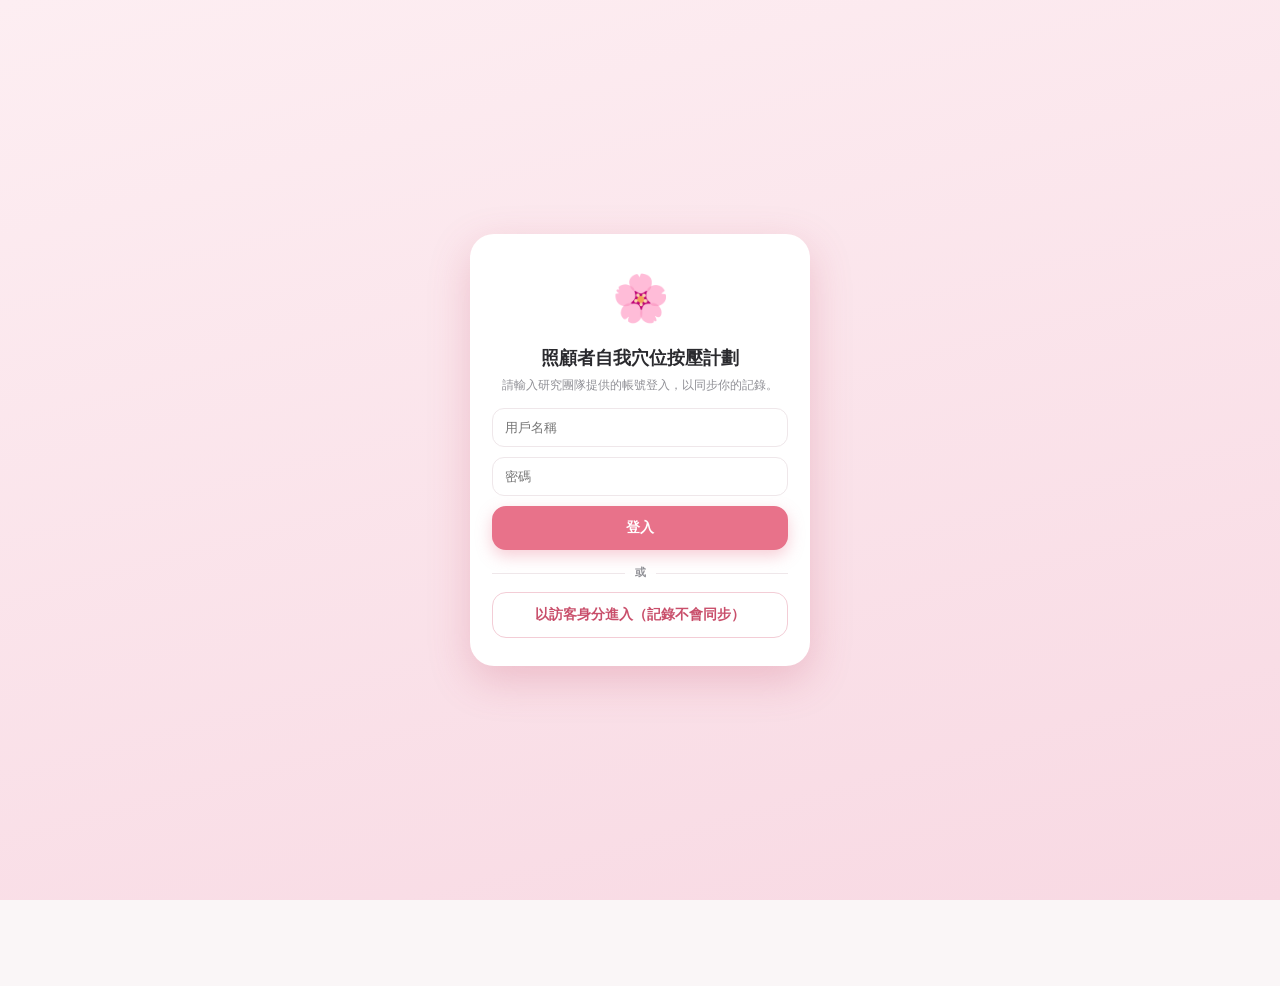
<file: index.html>
<!DOCTYPE html>
<html lang="zh-Hant">
<head>
<meta charset="UTF-8">
<meta name="viewport" content="width=device-width, initial-scale=1, viewport-fit=cover">
<title>照顧者自我穴位按壓計劃</title>
<!-- PWA: full-screen install (Add to Home Screen) -->
<link rel="manifest" href="manifest.json?v=15">
<meta name="mobile-web-app-capable" content="yes">
<meta name="apple-mobile-web-app-capable" content="yes">
<meta name="apple-mobile-web-app-status-bar-style" content="default">
<meta name="apple-mobile-web-app-title" content="按壓減壓">
<meta name="theme-color" content="#E8728A">
<link rel="apple-touch-icon" href="icons/apple-touch-icon.png">
<link rel="icon" type="image/png" href="icons/icon-192.png">
<link rel="stylesheet" href="style.css?v=15">
</head>
<body data-page="home">
<div class="app">

  <header class="topbar">
    <div class="brand"><span class="logo">🌸</span><span data-i18n="appTitle">照顧者自我穴位按壓計劃</span></div>
    <span class="pill" data-i18n="version">v0.14</span>
  </header>

  <main class="page" style="padding-top:4px;">

    <div class="hero home-hero">
      <div class="cta-row" style="margin-top:0;">
        <a class="btn btn-primary btn-lg" href="tutorial.html?v=15#start" style="width:100%;">▶ <span data-i18n="startBtn">開始計時練習</span></a>
      </div>
    </div>

    <div class="cal-wrap">
      <div class="cal-head">
        <button class="cal-nav" id="prevMonth">‹</button>
        <div class="cal-title" id="calTitle"></div>
        <button class="cal-nav" id="nextMonth">›</button>
      </div>
      <div class="cal-grid" id="calDow"></div>
      <div class="cal-grid" id="calGrid"></div>
      <div class="cal-hint" data-i18n="tapDayHint">點擊日期查看當日記錄</div>
    </div>

    <div class="week-progress">
      <div class="wp-head">
        <b data-i18n="weekPlan">2 週計劃進度</b>
        <span id="wpLabel"></span>
      </div>
      <div class="wp-bar" id="wpBar"></div>
      <div class="wp-dates" id="wpDates"></div>
      <div class="wp-stats" id="wpStats"></div>
    </div>

  </main>

  <div class="modal-mask" id="dayModal">
    <div class="modal">
      <button class="m-close" id="modalClose">✕</button>
      <h3 id="modalTitle"></h3>
      <div id="modalBody"></div>
    </div>
  </div>

  <!-- full-screen login gate -->
  <div class="login-gate" id="loginGate">
    <div class="lg-box">
      <div class="lg-logo">🌸</div>
      <div class="lg-title" data-i18n="appTitle">照顧者自我穴位按壓計劃</div>
      <div class="lg-sub" data-i18n="loginHint">請輸入研究團隊提供的帳號登入，以同步你的記錄。</div>
      <input class="in-field" id="lgUser" type="text" placeholder="" data-i18n-ph="username">
      <input class="in-field" id="lgPass" type="password" placeholder="" data-i18n-ph="password">
      <div class="login-err" id="lgErr" data-i18n="loginErr">用戶名稱或密碼不正確</div>
      <button class="btn btn-primary" id="lgBtn" style="width:100%;"><span data-i18n="loginBtn">登入</span></button>
      <div class="lg-divider"><span></span><b data-i18n="lgOr">或</b><span></span></div>
      <button class="btn btn-ghost" id="lgGuest" style="width:100%;"><span data-i18n="lgGuest">以訪客身分進入（記錄不會同步）</span></button>
    </div>
  </div>

  <nav class="tabbar">
    <a class="tab" data-tab="home" href="index.html?v=15"><svg viewBox="0 0 24 24"><path d="M3 10.5 12 3l9 7.5"/><path d="M5 9.5V21h14V9.5"/></svg><span data-i18n="tabHome">首頁</span></a>
    <a class="tab" data-tab="tutorial" href="tutorial.html?v=15"><svg viewBox="0 0 24 24"><circle cx="12" cy="12" r="9"/><path d="M10 8.5v7l6-3.5z"/></svg><span data-i18n="tabTutorial">教學</span></a>
    <a class="tab" data-tab="checkin" href="checkin.html?v=15"><svg viewBox="0 0 24 24"><rect x="4" y="4" width="16" height="16" rx="3"/><path d="M8.5 12.5l2.5 2.5 4.5-5"/></svg><span data-i18n="tabCheckin">記錄</span></a>
    <a class="tab" data-tab="research" href="research.html?v=15"><svg viewBox="0 0 24 24"><circle cx="12" cy="12" r="9"/><path d="M12 11v5"/><circle cx="12" cy="8" r="1"/></svg><span data-i18n="tabResearch">資料</span></a>
  </nav>

</div>
<script src="config.js?v=15"></script>
<script src="app.js?v=15"></script>
<script src="install-prompt.js?v=15"></script>
<script>
var DOW = { zh: ['日','一','二','三','四','五','六'], en: ['Su','Mo','Tu','We','Th','Fr','Sa'] };
var MONTHS = { zh: ['一月','二月','三月','四月','五月','六月','七月','八月','九月','十月','十一月','十二月'],
               en: ['Jan','Feb','Mar','Apr','May','Jun','Jul','Aug','Sep','Oct','Nov','Dec'] };
var MOODS = { happy: '😄', okay: '😐', sad: '☹️' };
var viewY, viewM;
var PROG_START = null;   // personal program start date (per-user from users.json, else global content, else first record)

function monthTitle() { return MONTHS[APP.lang === 'en' ? 'en' : 'zh'][viewM] + ' ' + viewY; }
function moodOf(rec) { return rec && rec.mood ? (MOODS[rec.mood] || null) : null; }
function daySessions(rec) { return rec && rec.acup ? rec.acup.filter(function (s) { return s && s.length > 0; }).length : 0; }

function renderCalendar() {
  var todayKey = APP.hkDayKey(APP.hkNow());
  var records = APP.loadRecords();
  var l = APP.lang;
  document.getElementById('calDow').innerHTML = DOW[l].map(function (d) { return '<div class="cal-dow">' + d + '</div>'; }).join('');
  document.getElementById('calTitle').textContent = monthTitle();
  var first = new Date(viewY, viewM, 1);
  var daysInMonth = new Date(viewY, viewM + 1, 0).getDate();
  var h = '';
  for (var i = 0; i < first.getDay(); i++) h += '<div class="cal-day empty"></div>';
  for (var d = 1; d <= daysInMonth; d++) {
    var key = viewY + '-' + String(viewM + 1).padStart(2, '0') + '-' + String(d).padStart(2, '0');
    var rec = records[key];
    var mood = moodOf(rec);
    var isToday = key === todayKey;
    var sessions = daySessions(rec);
    var full = !!rec && sessions >= 2 && (rec.mood || rec.score != null);
    h += '<div class="cal-day' + (isToday ? ' today' : '') + (rec ? ' done' : '') + (isToday && full ? ' full' : '') + '" data-key="' + key + '">'
       + (mood ? '<span class="mood-emoji">' + mood + '</span>' : '<span class="day-num">' + d + '</span>')
       + (mood ? '<span class="day-num">' + d + '</span>' : '') + '</div>';
  }
  document.getElementById('calGrid').innerHTML = h;
  document.getElementById('calGrid').querySelectorAll('.cal-day[data-key]').forEach(function (el) {
    el.addEventListener('click', function () { openDay(el.getAttribute('data-key')); });
  });
  renderWeekProgress(records);
}

function renderWeekProgress(records) {
  var keys = Object.keys(records).sort();
  var bar = document.getElementById('wpBar');
  var stats = document.getElementById('wpStats');
  var dates = document.getElementById('wpDates');
  var now = APP.hkNow();
  var todayKey = APP.hkDayKey(now);

  // program window: personal start date (per-user) -> global content fallback -> first record
  var start = PROG_START || null;
  var c = APP.getContent();
  if (!start && c && c.program && c.program.startDate) start = c.program.startDate;
  if (!start && keys.length) start = keys[0];
  var end = start ? addDays(start, 2 * 7 - 1) : null;

  if (start) {
    var sdt = new Date(start.slice(0, 4), parseInt(start.slice(5, 7), 10) - 1, parseInt(start.slice(8, 10), 10));
    var weekIdx = Math.floor((now - sdt) / 86400000 / 7) + 1;   // 1-based, from start date
    if (weekIdx < 1) weekIdx = 1;
    if (weekIdx > 2) weekIdx = 2;
    bar.innerHTML = '';
    for (var i = 0; i < 2; i++) {
      bar.innerHTML += '<div class="wp-seg' + (i < weekIdx ? ' filled' : '') + (i === weekIdx - 1 ? ' cur' : '') + '"><i></i><span class="w">' + (i + 1) + '</span></div>';
    }
    document.getElementById('wpLabel').textContent = APP.fmt(APP.t('weekOf'), { n: weekIdx });
    dates.innerHTML = '<div class="wp-date">📅 ' + APP.t('programStart') + ' ' + start + '</div>'
      + '<div class="wp-date">🏁 ' + APP.t('programEnd') + ' ' + end + '</div>';
  } else {
    bar.innerHTML = '';
    for (var i = 0; i < 2; i++) bar.innerHTML += '<div class="wp-seg"><i></i></div>';
    document.getElementById('wpLabel').textContent = APP.t('noStartDate');
    dates.innerHTML = '';
  }

  // stats: this-week sessions + streak
  var wkStart = new Date(now); wkStart.setDate(now.getDate() - now.getDay());
  var wkSessions = 0, streak = 0;
  keys.forEach(function (k) {
    var rec = records[k];
    if (!rec || !rec.acup) return;
    var n = rec.acup.filter(function (s) { return s && s.length > 0; }).length;
    var dt = new Date(k.slice(0, 4), parseInt(k.slice(5, 7), 10) - 1, parseInt(k.slice(8, 10), 10));
    if (dt >= wkStart && dt <= now) wkSessions += n;
  });
  var d2 = new Date(now);
  while (true) {
    var key = d2.getFullYear() + '-' + String(d2.getMonth() + 1).padStart(2, '0') + '-' + String(d2.getDate()).padStart(2, '0');
    var rec = records[key];
    if (rec && (rec.mood || (rec.acup && rec.acup.some(function (s) { return s && s.length; })))) streak++;
    else if (streak > 0) break;
    else if (d2.getTime() < now.getTime() - 10 * 86400000) break;
    d2.setDate(d2.getDate() - 1);
  }
  stats.innerHTML =
    '<div class="wp-stat"><div class="v">' + wkSessions + '</div><div class="l">' + APP.t('thisWeekSessions') + '</div></div>' +
    '<div class="wp-stat"><div class="v">' + streak + '</div><div class="l">' + APP.t('streakDays') + ' ' + APP.t('daysUnit') + '</div></div>' +
    '<div class="wp-stat"><div class="v">9</div><div class="l">' + APP.t('statPoints') + '</div></div>';
}

function addDays(iso, days) {
  var d = new Date(iso.slice(0, 4), parseInt(iso.slice(5, 7), 10) - 1, parseInt(iso.slice(8, 10), 10));
  d.setDate(d.getDate() + days);
  return d.getFullYear() + '-' + String(d.getMonth() + 1).padStart(2, '0') + '-' + String(d.getDate()).padStart(2, '0');
}

function openDay(key) {
  var rec = APP.loadRecords()[key];
  var d = new Date(key.slice(0, 4), parseInt(key.slice(5, 7), 10) - 1, parseInt(key.slice(8, 10), 10));
  document.getElementById('modalTitle').textContent = MONTHS[APP.lang === 'en' ? 'en' : 'zh'][d.getMonth()] + ' ' + d.getDate();
  var body = document.getElementById('modalBody');
  if (!rec) {
    body.innerHTML = '<div class="m-row"><span class="k">' + APP.t('noRecord') + '</span></div>';
  } else {
    var sessions = daySessions(rec);
    var pts = 0;
    if (rec.acup) rec.acup.forEach(function (s) { if (s) pts += s.length; });
    var stressTxt = rec.score != null ? rec.score + ' / 16' : (rec.slider != null ? rec.slider + ' / 10' : '—');
    body.innerHTML =
      '<div class="m-row"><span class="k">' + APP.t('moodLabel') + '</span><span class="v">' + (moodOf(rec) || '—') + '</span></div>' +
      '<div class="m-row"><span class="k">' + APP.t('stressLabel') + '</span><span class="v">' + stressTxt + '</span></div>' +
      '<div class="m-row"><span class="k">' + APP.t('acupointLabel') + '</span><span class="v">' + pts + ' / 18</span></div>' +
      '<div class="m-row"><span class="k">' + APP.t('complianceLabel') + '</span><span class="v">' + sessions + ' ' + APP.t('complianceUnit') + '</span></div>' +
      (rec.adverse ? '<div class="m-note">⚠️ ' + rec.adverse + '</div>' : '');
  }
  document.getElementById('dayModal').classList.add('on');
}

/* ---------- full-screen login gate ---------- */
function renderGate() {
  var s = APP.session();
  var gate = document.getElementById('loginGate');
  if (s.token) { gate.style.display = 'none'; return; }
  gate.style.display = 'flex';
}
document.getElementById('lgBtn').addEventListener('click', function () {
  var u = document.getElementById('lgUser').value.trim();
  var p = document.getElementById('lgPass').value;
  if (!u || !p) { document.getElementById('lgErr').style.display = 'block'; return; }
  APP.login(u, p).then(function () {
    document.getElementById('lgErr').style.display = 'none';
    renderGate();
    APP.syncRecords();
  }).catch(function () { document.getElementById('lgErr').style.display = 'block'; });
});
document.getElementById('lgGuest').addEventListener('click', function () {
  APP.guestLogin().then(renderGate);
});

document.addEventListener('DOMContentLoaded', function () {
  var now = APP.hkNow();
  viewY = now.getFullYear(); viewM = now.getMonth();
  renderCalendar();
  APP.fetchContent().then(function () {
    var c = APP.getContent();
    if (c && c.program && c.program.startDate) PROG_START = c.program.startDate;
    // personal start date: logged-in account's own startDate from users.json
    var s = APP.session();
    if (s && s.user && !s.guest) {
      fetch('https://raw.githubusercontent.com/jacklam115/acupressure-app/main/data/users.json?v=' + Date.now(), { cache: 'no-store' })
        .then(function (r) { return r.ok ? r.json() : []; })
        .then(function (us) {
          var u = us.find(function (x) { return x.username === s.user; });
          if (u && u.startDate) PROG_START = u.startDate;
          renderCalendar();
        }).catch(function () {});
    }
    renderCalendar();
  });
  renderGate();
  document.getElementById('prevMonth').addEventListener('click', function () { viewM--; if (viewM < 0) { viewM = 11; viewY--; } renderCalendar(); });
  document.getElementById('nextMonth').addEventListener('click', function () { viewM++; if (viewM > 11) { viewM = 0; viewY++; } renderCalendar(); });
  document.getElementById('modalClose').addEventListener('click', function () { document.getElementById('dayModal').classList.remove('on'); });
  document.getElementById('dayModal').addEventListener('click', function (e) { if (e.target === this) this.classList.remove('on'); });
  window.pageI18n = function () { renderCalendar(); renderGate(); };
});
</script>
</body>
</html>
</file>
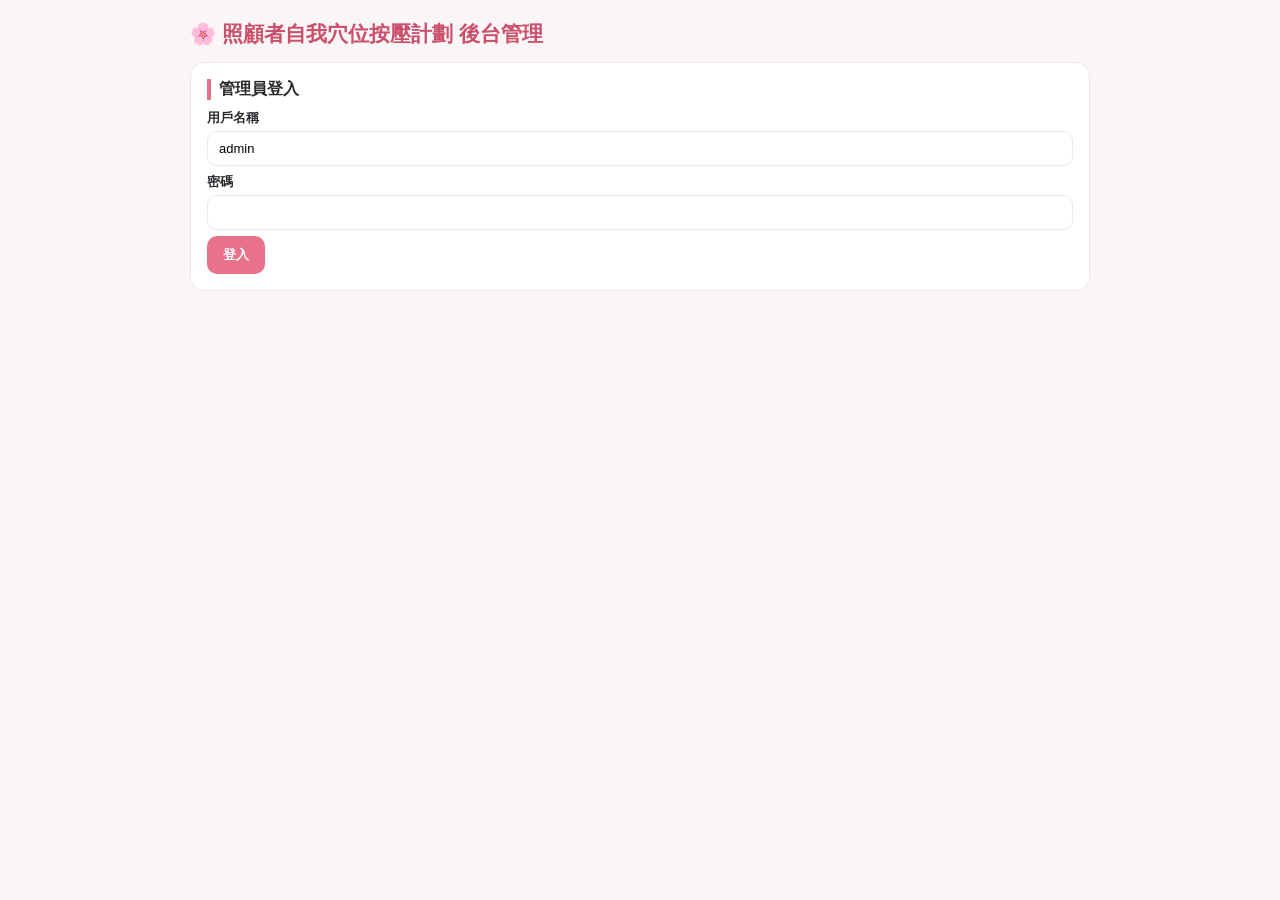
<file: admin.html>
<!DOCTYPE html>
<html lang="zh-Hant">
<head>
<meta charset="UTF-8">
<meta name="viewport" content="width=device-width, initial-scale=1">
<title>照顧者自我穴位按壓計劃 後台管理</title>
<style>
*{box-sizing:border-box;margin:0;padding:0}
body{font-family:-apple-system,"PingFang TC","Segoe UI",sans-serif;background:#FAF6F7;color:#2A2A2E;padding:20px;max-width:940px;margin:0 auto}
h1{font-size:21px;margin-bottom:14px;color:#C94F6B}
h2{font-size:16px;margin:20px 0 10px;padding-left:8px;border-left:4px solid #E8728A}
.card{background:#fff;border:1px solid #EFE7EA;border-radius:14px;padding:16px;margin-bottom:14px}
label{font-size:12.5px;font-weight:700;display:block;margin:8px 0 4px}
input[type=text],input[type=password],textarea{width:100%;border:1.5px solid #EFE7EA;border-radius:10px;padding:9px 11px;font-size:13px;font-family:inherit}
textarea{min-height:76px;resize:vertical}
/* Apple-like edit groups */
.edit-group{ padding:14px 0; border-bottom:1px solid #F0EAEE; }
.eg-title{ font-size:14px; font-weight:800; color:#C94F6B; margin-bottom:2px; }
.eg-sub{ font-size:11.5px; color:#909096; margin-bottom:10px; line-height:1.5; }
.eg-item{ margin-bottom:12px; }
.eg-label{ font-size:12.5px; font-weight:700; margin:10px 0 6px; color:#2A2A2E; }
.eg-label code{ background:#FCE9ED; color:#C94F6B; border-radius:6px; padding:1px 7px; font-size:11px; }
.eg-grid{ display:flex; gap:10px; }
.eg-col{ flex:1; min-width:0; }
.eg-colh{ font-size:10.5px; font-weight:800; letter-spacing:.6px; color:#B9AEB2; margin-bottom:4px; padding-left:2px; }
.eg-actions{ margin-top:14px; }
.eg-actions button{ margin-top:4px; }
button{background:#E8728A;color:#fff;border:none;border-radius:10px;padding:10px 16px;font-size:13px;font-weight:800;cursor:pointer;margin:6px 6px 0 0}
button.ghost{background:#fff;color:#C94F6B;border:1.5px solid #F3CDD6}
button.mini{background:#FCE9ED;color:#C94F6B;padding:5px 10px;font-size:11.5px}
button.danger{background:#C0392B}
table{width:100%;border-collapse:collapse;font-size:12px;margin-top:8px}
th,td{border-bottom:1px dashed #EFE7EA;padding:7px 6px;text-align:left;vertical-align:top}
th{color:#909096;font-size:11px}
.pill{display:inline-block;background:#FCE9ED;color:#C94F6B;border-radius:999px;padding:2px 10px;font-size:11px;font-weight:800}
.pill.on{background:#4CAF7D;color:#fff}
.msg{font-size:13px;font-weight:800;color:#4CAF7D;margin-top:8px;display:none}
.err{font-size:13px;font-weight:800;color:#C0392B;margin-top:8px;display:none}
.row{display:flex;gap:10px;flex-wrap:wrap}
.row>div{flex:1;min-width:200px}
.upload-item{display:flex;align-items:center;gap:10px;padding:6px 0;border-bottom:1px dashed #EFE7EA}
.upload-item b{width:100px;font-size:12.5px}
.upload-item input[type=file]{flex:1;font-size:12px}
.upload-item img{width:44px;height:44px;border-radius:8px;object-fit:cover;background:#FBF2F4}
.upload-item .st{font-size:11px;color:#909096;width:80px}
.tip{background:#FFF8EC;border:1px solid #F5E3C0;border-radius:10px;padding:10px 12px;font-size:12px;color:#8A6A2F;margin-bottom:10px}
.strip{display:flex;gap:4px;overflow-x:auto;margin-top:8px}
.day-cell{flex:0 0 58px;text-align:center;border:1px solid #EFE7EA;border-radius:10px;padding:6px 2px;background:#FBF9FA}
.day-cell .dm{font-size:10px;color:#909096;font-weight:700}
.day-cell .em{font-size:18px;line-height:1.3}
.day-cell .sc{font-size:10.5px;font-weight:800;color:#C94F6B}
.day-cell .ap{height:4px;border-radius:2px;background:#F3E1E6;margin-top:3px;overflow:hidden}
.day-cell .ap i{display:block;height:100%;background:#E8728A}
</style>
</head>
<body>
<h1>🌸 照顧者自我穴位按壓計劃 後台管理</h1>

<div class="card" id="loginCard">
  <h2 style="margin-top:0">管理員登入</h2>
  <label>用戶名稱</label><input type="text" id="aUser" value="admin">
  <label>密碼</label><input type="password" id="aPass">
  <button id="aLogin">登入</button>
  <span class="err" id="aErr">登入失敗</span>
</div>

<div id="panel" style="display:none">

  <div class="card" id="patCard">
    <h2 style="margin-top:0">連接 GitHub（一次性）</h2>
    <div class="tip">
      <b>建立 Fine-grained PAT（約 2 分鐘）：</b> GitHub → Settings → Developer settings → <b>Fine-grained personal access tokens</b> → Generate new token →
      Repository access 只選 <b>jacklam115/acupressure-app</b> → Permissions → <b>Contents: Read and write</b> → 產生後貼到下面。
      Token 只儲存在你這部裝置的瀏覽器。
    </div>
    <label>GitHub Personal Access Token</label>
    <input type="password" id="patInput" placeholder="github_pat_...">
    <button id="patBtn">連接並驗證</button>
    <span class="msg" id="patMsg">已連接</span>
    <span class="err" id="patErr">驗證失敗</span>
    <div id="patState" style="display:none;font-size:13px;font-weight:800;color:#4CAF7D;margin-top:8px"></div>
  </div>

  <div class="card">
    <h2 style="margin-top:0">內容與媒體</h2>

    <div class="edit-group">
      <div class="eg-title">隨機句子</div>
      <div class="eg-sub">完成計時練習後，以及記錄頁頂部顯示的鼓勵句。每行一句。</div>

      <div class="eg-item">
        <div class="eg-label">練習完成鼓勵句 <code>praise</code></div>
        <div class="eg-grid">
          <div class="eg-col"><div class="eg-colh">中文</div><textarea id="tPraiseZh"></textarea></div>
          <div class="eg-col"><div class="eg-colh">English</div><textarea id="tPraiseEn"></textarea></div>
        </div>
      </div>

      <div class="eg-item">
        <div class="eg-label">記錄頁鼓勵句 <code>heroCheckin</code></div>
        <div class="eg-grid">
          <div class="eg-col"><div class="eg-colh">中文</div><textarea id="tHeroZh"></textarea></div>
          <div class="eg-col"><div class="eg-colh">English</div><textarea id="tHeroEn"></textarea></div>
        </div>
      </div>
    </div>

    <div class="edit-group">
      <div class="eg-title">研究資訊</div>
      <div class="eg-sub">顯示於患者 App「資料」頁。每行一句。</div>
      <div class="eg-grid">
        <div class="eg-col"><div class="eg-colh">中文</div><textarea id="tResZh"></textarea></div>
        <div class="eg-col"><div class="eg-colh">English</div><textarea id="tResEn"></textarea></div>
      </div>
    </div>

    <div class="edit-group">
      <div class="eg-title">注意事項（黃色框）</div>
      <div class="eg-sub">顯示於患者 App「資料」頁的黃色提示框。內容包括「Pregnant women… Adverse effect…」等。</div>
      <div class="eg-grid">
        <div class="eg-col"><div class="eg-colh">中文</div><textarea id="tNoticeZh"></textarea></div>
        <div class="eg-col"><div class="eg-colh">English</div><textarea id="tNoticeEn"></textarea></div>
      </div>
    </div>

    <div class="edit-group" style="border-bottom:none;">
      <div class="eg-title">相片與影片</div>
      <div class="eg-sub">穴位實拍相片（9 個穴位）與示範影片。上載後按「發佈」即同步到患者端。</div>
      <div id="uploadList"></div>
      <div class="upload-item"><b>示範影片 tutorial</b><input type="file" id="fVideo" accept="video/*"><span class="st" id="stVideo"></span></div>
      <button id="upVideo" class="ghost">上載影片（尚未發佈）</button>
    </div>

    <div class="eg-actions">
      <button id="saveDraft">📥 儲存草稿（不影響患者端）</button>
      <button id="pubBtn">💾 發佈（同步到患者端 + 記入版本）</button>
      <span class="msg" id="mMsg">已發佈，App 約 1 分鐘後更新</span>
      <span class="err" id="mErr">發佈失敗</span>
    </div>
  </div>

  <div class="card">
    <h2 style="margin-top:0">患者端自動同步</h2>
    <p style="font-size:12px;color:#909096;margin-bottom:6px"><b>做法（只需一次）：</b>① 在上方「連接 GitHub」貼上 Token 並連接 → ② 按下面按鈕啟用。之後患者每次儲存記錄都會自動上載到 <b>data/records.json</b>，你在「照顧者記錄」即可看到。</p>
    <p style="font-size:12.5px;font-weight:800;color:#C94F6B" id="syncStatus">檢查中…</p>
    <button id="enableSync">⚡ 一鍵啟用患者端自動同步</button>
    <span class="msg" id="sMsg">已啟用！患者下次儲存記錄即自動上載</span>
    <span class="err" id="sErr">未找到 GitHub Token，請先在「連接 GitHub」填入</span>
  </div>

  <div class="card">
    <h2 style="margin-top:0">用戶管理與計劃設定（照顧者帳號）</h2>
    <p style="font-size:12px;color:#909096;margin-bottom:8px">每位患者可設定各自的開始日期（開始日期 + 13 天 = 結束日期）。患者首頁的 2 週進度以其本人開始日期起計；未設定者沿用「開始日期待設定」直至有記錄。</p>
    <div class="row">
      <div><label>用戶名稱</label><input type="text" id="nUser"></div>
      <div><label>密碼</label><input type="text" id="nPass"></div>
      <div><label>顯示名稱</label><input type="text" id="nName"></div>
      <div><label>開始日期</label><input type="date" id="nStart"></div>
    </div>
    <button id="addUser">建立用戶</button>
    <span class="err" id="uErr"></span>
    <table id="userTable"></table>
  </div>

  <div class="card">
    <h2 style="margin-top:0">照顧者記錄</h2>
    <button id="loadRecords" class="ghost">載入 data/records.json</button>
    <button id="exportCsv">📥 下載全部記錄（Excel CSV）</button>
    <div id="userList" style="margin-top:10px"></div>
    <div id="userDetail" style="display:none;margin-top:10px;border-top:2px dashed #EFE7EA;padding-top:10px">
      <p style="font-size:14px;font-weight:800;color:#C94F6B" id="userDetailTitle"></p>
      <div class="strip" id="graphStrip"></div>
      <table id="detailTable"></table>
    </div>
    <div id="graphWrap" style="display:none">
      <p style="font-size:12.5px;font-weight:800;margin-top:10px" id="graphTitle"></p>
      <div class="strip" id="allGraphStrip"></div>
    </div>
    <table id="recTable"></table>
  </div>

  <div class="card">
    <h2 style="margin-top:0">🔔 推送通知（Web Push）</h2>
    <p style="font-size:12px;color:#909096;margin-bottom:6px">向已登入並開啟通知的照顧者傳送提示（如練習提醒）。可選個別用戶或全部。iOS 用戶須先「加入主畫面」並允許通知。訊息經 GitHub Actions 自動轉送，一般 1 分鐘內送達。目前支援單一語言文字（可填中文或英文）。</p>
    <label>通知標題</label>
    <input type="text" id="pTitle" placeholder="例如：今日練習提醒">
    <label>通知內容</label>
    <textarea id="pBody" placeholder="例如：記得做 15 分鐘穴位按壓，好好照顧自己 ☺"></textarea>
    <label>接收對象</label>
    <div id="pushTargets" style="margin-bottom:6px;font-size:13px"></div>
    <button id="pushAllBtn" class="ghost mini">全部用戶</button>
    <button id="pushSend">📨 傳送通知</button>
    <span class="msg" id="pMsg">已排隊傳送</span>
    <span class="err" id="pErr">傳送失敗</span>
    <p style="font-size:12px;color:#909096;margin-top:8px" id="pushInfo">訂閱狀態載入中…</p>
  </div>

  <div class="card">
    <h2 style="margin-top:0">版本歷史</h2>
    <p style="font-size:12px;color:#909096">每次發佈自動記錄。點「發佈此版本」即可把指定版本直接推送給患者。</p>
    <table id="verTable"></table>
  </div>

</div>

<script>
var REPO = 'jacklam115/acupressure-app';
var TOKEN = null, USER = null;
var live = null;
function $(id){return document.getElementById(id)}

function gh(path, opt){
  opt = opt||{};
  return fetch('https://api.github.com' + path, {
    method: opt.method || 'GET',
    headers: { 'Authorization': 'Bearer ' + TOKEN, 'Accept': 'application/vnd.github+json' },
    body: opt.body ? JSON.stringify(opt.body) : undefined
  }).then(function(r){
    if (r.status === 404 && opt.notFound) return null;
    if (!r.ok) return r.json().then(function(j){ throw new Error(j.message || r.status); });
    return r.json();
  });
}
function b64(s){ return btoa(unescape(encodeURIComponent(s))); }
function unb64(s){ return decodeURIComponent(escape(atob(s))); }
function readJSON(path){
  return gh('/repos/' + REPO + '/contents/' + path, {notFound:true}).then(function(d){
    if (!d) return null;
    try { return JSON.parse(unb64(d.content)); } catch(e){ return null; }
  });
}
function writeJSON(path, data, msg){
  return writeOnce(path, data, msg, 0);
}
function writeOnce(path, data, msg, attempt){
  return gh('/repos/' + REPO + '/contents/' + path, {notFound:true}).then(function(existing){
    return gh('/repos/' + REPO + '/contents/' + path, {
      method: 'PUT',
      body: { message: msg, content: b64(JSON.stringify(data, null, 1)), sha: existing ? existing.sha : undefined }
    }).catch(function(e){
      // SHA race (file changed on GitHub between read and write, e.g. patient sync /
      // another tab / a deploy push) -> re-read the fresh SHA and retry
      if (attempt < 3 && /expected/i.test(e.message)) {
        return new Promise(function(r){ setTimeout(r, 600); }).then(function(){
          return writeOnce(path, data, msg, attempt + 1);
        });
      }
      throw e;
    });
  });
}
function sha256hex(str){
  return crypto.subtle.digest('SHA-256', new TextEncoder().encode(str)).then(function(buf){
    return Array.from(new Uint8Array(buf)).map(function(b){ return b.toString(16).padStart(2,'0'); }).join('');
  });
}

/* ---- admin login ---- */
$('aLogin').onclick = function(){
  var u = $('aUser').value.trim(), p = $('aPass').value;
  fetch('https://raw.githubusercontent.com/' + REPO + '/main/data/admin.json')
    .then(function(r){ return r.ok ? r.json() : null; })
    .then(function(ad){
      if (!ad || ad.username !== u) throw new Error('bad');
      return sha256hex(p + ad.salt).then(function(h){
        if (h !== ad.hash) throw new Error('bad');
        sessionStorage.setItem('acup_admin_login', '1');
        $('loginCard').style.display = 'none';
        $('panel').style.display = 'block';
        tryAutoConnect();
      });
    })
    .catch(function(){ $('aErr').style.display='block'; });
};
if (sessionStorage.getItem('acup_admin_login') === '1') {
  $('loginCard').style.display = 'none';
  $('panel').style.display = 'block';
  tryAutoConnect();
}
function tryAutoConnect(){
  if (localStorage.getItem('acup_pat')) {
    TOKEN = localStorage.getItem('acup_pat');
    gh('/user').then(function(u){
      USER = u.login;
      $('patCard').style.display = 'none';
      $('patState').textContent = '已連接：' + USER;
      $('patState').style.display = 'block';
      loadAll();
    }).catch(function(){ localStorage.removeItem('acup_pat'); });
  }
}
$('patBtn').onclick = function(){
  TOKEN = $('patInput').value.trim();
  if(!TOKEN) return;
  gh('/user').then(function(u){
    USER = u.login;
    localStorage.setItem('acup_pat', TOKEN);
    $('patCard').style.display = 'none';
    $('patState').textContent = '已連接：' + USER;
    $('patState').style.display = 'block';
    loadAll();
  }).catch(function(){ $('patErr').style.display='block'; });
};

function loadAll(){ loadLive(); loadUsers(); loadVersions(); checkSyncStatus(); loadPushInfo(); }

var DEF_RESEARCH = {
  zh: ['本應用程式僅供研究用途，由香港大學李嘉誠醫學院護理學院研究團隊開發。','研究負責人：林進彥 Lam Chun Yin（u3618332@connect.hku.hk）','指導教授：張淑婷 Denise Cheung','香港大學李嘉誠醫學院護理學院 School of Nursing, LKS Faculty of Medicine, The University of Hong Kong','所有資料僅作研究分析之用，並將於研究完成後 36 個月內刪除。','本研究並無接受任何資助。','倫理審批編號：（待定）','參加者可以隨時退出本研究，無須給予理由，且不會影響原有權利。','如有任何疑問，歡迎聯絡研究團隊。'],
  en: ['This app is for research purposes only, developed by the research team of the School of Nursing, LKS Faculty of Medicine, The University of Hong Kong (HKU).','Principal investigator: Lam Chun Yin (林進彥, u3618332@connect.hku.hk)','Supervisor: Denise Cheung (張淑婷), Assistant Professor','School of Nursing, LKS Faculty of Medicine, The University of Hong Kong','All data will be used for research analysis only, and will be deleted within 36 months after the project is completed.','This project receives no funding.','Ethics approval reference: (TBC)','Participants may leave this project at any time, without giving a reason and without affecting their existing rights.','For any questions, please contact the research team.']
};
var DEF_NOTICE = {
  zh: ['孕婦或計劃懷孕人士不建議進行穴位按壓。','如出現任何不良反應，請立即停止自我穴位按壓，並尋求專業醫療意見。','本應用程式並非醫療服務，不能取代正規醫療診斷、治療或意見。','此為研究項目之概念試版，內容會按研究方案及督導意見調整。'],
  en: ['Pregnant women or women planning pregnancy are not advised to do acupressure.','If any adverse reaction occurs, stop self-administered acupressure immediately and seek professional medical advice.','This app is not a medical service and cannot replace professional diagnosis, treatment, or advice.','This is a concept version for a research project; content will be adjusted with the study protocol and supervisor input.']
};

function loadLive(){
  readJSON('data/content/live.json').then(function(c){
    live = c || {messages:{praise:{zh:[],en:[]},heroCheckin:{zh:[],en:[]}},photos:{},videos:{}};
    function fill(id, key, lang){
      var m = (live.messages||{})[key] || {};
      $(id).value = (Array.isArray(m) ? m : (m[lang]||[])).join('\n');
    }
    fill('tPraiseZh','praise','zh'); fill('tPraiseEn','praise','en');
    fill('tHeroZh','heroCheckin','zh'); fill('tHeroEn','heroCheckin','en');
    function fillList(id, key, lang){
      var m = ((live[key]||{})[lang] || []).filter(Boolean);
      if (!m.length) m = (key === 'notice' ? DEF_NOTICE[lang] : DEF_RESEARCH[lang]) || [];
      $(id).value = m.join('\n');
    }
    fillList('tResZh','research','zh'); fillList('tResEn','research','en');
    fillList('tNoticeZh','notice','zh'); fillList('tNoticeEn','notice','en');
    buildUploads();
  });
}
function currentLive(){
  function lines(id){ return $(id).value.split('\n').map(function(s){return s.trim()}).filter(Boolean); }
  return {
    messages: {
      praise: { zh: lines('tPraiseZh'), en: lines('tPraiseEn') },
      heroCheckin: { zh: lines('tHeroZh'), en: lines('tHeroEn') }
    },
    research: { zh: lines('tResZh'), en: lines('tResEn') },
    notice: { zh: lines('tNoticeZh'), en: lines('tNoticeEn') },
    photos: (live&&live.photos)||{},
    videos: (live&&live.videos)||{}
  };
}
function buildUploads(){
  var slugs = [['baihui','百會 GV20'],['fengchi','風池 GB20'],['hegu','合谷 LI4'],['shenshu','腎俞 UB23'],['zhongwan','中脘 CV12'],['qihai','氣海 CV6'],['guanyuan','關元 CV4'],['zusanli','足三里 ST36'],['yongquan','涌泉 KD1']];
  var h = '';
  slugs.forEach(function(s){
    var url = (live.photos||{})[s[0]];
    h += '<div class="upload-item"><b>'+s[1]+'</b>'
      + (url ? '<img src="'+url+'" onerror="this.style.visibility=\'hidden\'">' : '<img style="visibility:hidden">')
      + '<input type="file" accept="image/*" data-slug="'+s[0]+'">'
      + '<span class="st">'+(url?'已上載':'未上載')+'</span></div>';
  });
  $('uploadList').innerHTML = h;
  $('uploadList').querySelectorAll('input').forEach(function(inp){
    inp.addEventListener('change', function(){ uploadFile(inp.getAttribute('data-slug'), inp.files[0]); });
  });
}
function uploadFile(slug, file){
  if(!file) return Promise.resolve(false);
  return new Promise(function(resolve){
    var reader = new FileReader();
    reader.onload = function(){
      var content = reader.result.split(',')[1];
      var ext = file.name.split('.').pop().toLowerCase();
      if(!['jpg','jpeg','png','webp','mp4','mov','m4a','wav'].includes(ext)) { alert('格式不支援'); resolve(false); return; }
      var path = 'data/uploads/' + slug + '.' + ext;
      gh('/repos/' + REPO + '/contents/' + path, {notFound:true}).then(function(existing){
        return gh('/repos/' + REPO + '/contents/' + path, {
          method:'PUT', body:{ message:'upload ' + slug, content: content, sha: existing?existing.sha:undefined }
        });
      }).then(function(){
        var url = 'https://cdn.jsdelivr.net/gh/' + REPO + '@main/' + path;
        if(['jpg','jpeg','png','webp'].includes(ext)) live.photos[slug] = url;
        else live.videos[slug] = url;
        buildUploads();
        resolve(true);
      }).catch(function(){ alert('上載失敗'); resolve(false); });
    };
    reader.readAsDataURL(file);
  });
}
$('upVideo').onclick = function(){
  var f = $('fVideo').files[0];
  if (!f) { alert('請選擇影片檔案'); return; }
  uploadFile('tutorial', f).then(function(){ $('stVideo').textContent = '已上載（按「發佈」同步）'; });
};

function publish(){
  var c = currentLive();
  return Promise.all([
    writeJSON('data/content/live.json', c, 'publish content v' + Date.now()),
    readJSON('data/content/versions.json').then(function(vs){
      vs = vs || [];
      vs.unshift({ id: Date.now(), name: 'v-' + new Date().toISOString().slice(0,16).replace(/[T:]/g,'-'), content: c, published: true, created: new Date().toISOString() });
      vs = vs.slice(0, 100);
      return writeJSON('data/content/versions.json', vs, 'add version');
    })
  ]);
}
$('pubBtn').onclick = function(){
  publish().then(function(){ $('mMsg').style.display='block'; setTimeout(function(){$('mMsg').style.display='none';},3000); loadVersions(); })
    .catch(function(e){ $('mErr').textContent = '發佈失敗：' + e.message; $('mErr').style.display='block'; });
};
$('saveDraft').onclick = function(){
  var c = currentLive();
  readJSON('data/content/versions.json').then(function(vs){
    vs = vs || [];
    vs.unshift({ id: Date.now(), name: 'draft-' + new Date().toISOString().slice(0,16).replace(/[T:]/g,'-'), content: c, published: false, created: new Date().toISOString() });
    vs = vs.slice(0, 100);
    return writeJSON('data/content/versions.json', vs, 'save draft');
  }).then(function(){ $('mMsg').textContent='草稿已儲存（患者端不受影響）'; $('mMsg').style.display='block'; setTimeout(function(){$('mMsg').style.display='none';},3000); loadVersions(); })
    .catch(function(e){ $('mErr').textContent = '儲存失敗：' + e.message; $('mErr').style.display='block'; });
};

function addDays(iso, days){
  if(!iso) return '—';
  var d = new Date(iso.slice(0,4), parseInt(iso.slice(5,7),10)-1, parseInt(iso.slice(8,10),10));
  d.setDate(d.getDate() + days);
  return d.getFullYear() + '-' + String(d.getMonth()+1).padStart(2,'0') + '-' + String(d.getDate()).padStart(2,'0');
}
function loadUsers(){
  readJSON('data/users.json').then(function(us){
    us = us || [];
    var h = '<tr><th>用戶</th><th>密碼</th><th>名稱</th><th>開始日期</th><th>結束日期</th><th>操作</th></tr>';
    us.forEach(function(u){
      var sd = u.startDate || '';
      h += '<tr><td><b>'+u.username+'</b></td><td style="color:#C94F6B;font-weight:800">'+(u.password||'—')+'</td><td>'+u.name+'</td>'
        + '<td><input type="date" id="sd_'+u.id+'" value="'+sd+'" style="font-size:12px;padding:6px 8px;width:140px"></td>'
        + '<td>'+(sd ? addDays(sd, 13) : '—')+'</td>'
        + '<td><button class="mini" onclick="saveStart('+u.id+')">儲存日期</button> <button class="mini" onclick="resetPw('+u.id+')">重設密碼</button> <button class="mini" onclick="viewUser(\''+u.username+'\')">查看記錄</button> <button class="mini danger" onclick="clearUserData(\''+u.username+'\')">清除記錄</button> <button class="mini danger" onclick="delUser('+u.id+')">刪除</button></td></tr>';
    });
    $('userTable').innerHTML = h;
    if (!us.length) $('nStart').value = new Date().toISOString().slice(0,10);
  });
}
function saveStart(id){
  var sd = $('sd_' + id).value;
  readJSON('data/users.json').then(function(us){
    var u = us.find(function(x){ return x.id === id; });
    if(!u) return;
    u.startDate = sd || null;
    return writeJSON('data/users.json', us, 'set start date for ' + u.username);
  }).then(function(){ loadUsers(); });
}
$('addUser').onclick = function(){
  var uname = $('nUser').value.trim(), pw = $('nPass').value, name = $('nName').value.trim();
  if(!uname || !pw){ $('uErr').textContent = '請填用戶名稱與密碼'; $('uErr').style.display='block'; return; }
  readJSON('data/users.json').then(function(us){
    us = us || [];
    if (us.some(function(u){ return u.username === uname; })) { $('uErr').textContent = '用戶名稱已存在'; $('uErr').style.display='block'; return; }
    var salt = Math.random().toString(36).slice(2) + Date.now().toString(36);
    return sha256hex(pw + salt).then(function(hash){
      us.push({ id: Date.now(), username: uname, name: name, password: pw, salt: salt, hash: hash,
                startDate: $('nStart').value || null, created: new Date().toISOString() });
      return writeJSON('data/users.json', us, 'add user ' + uname);
    }).then(function(){ loadUsers(); $('nUser').value=$('nPass').value=$('nName').value=''; $('uErr').style.display='none'; });
  });
};
function delUser(id){
  if(!confirm('刪除用戶？')) return;
  readJSON('data/users.json').then(function(us){
    us = us.filter(function(u){ return u.id !== id; });
    return writeJSON('data/users.json', us, 'delete user ' + id);
  }).then(loadUsers);
}
function resetPw(id){
  var p = prompt('新密碼');
  if(!p) return;
  readJSON('data/users.json').then(function(us){
    var u = us.find(function(x){ return x.id === id; });
    u.password = p;
    u.salt = Math.random().toString(36).slice(2) + Date.now().toString(36);
    return sha256hex(p + u.salt).then(function(hash){ u.hash = hash; return writeJSON('data/users.json', us, 'reset pw ' + id); });
  }).then(loadUsers);
}

/* ---- records + graphic summary ---- */
var RECORDS_CACHE = {};
var ACUP_NAMES = ['百會','風池','合谷','腎俞','中脘','氣海','關元','足三里','涌泉'];

$('loadRecords').onclick = function(){
  readJSON('data/records.json').then(function(rec){
    RECORDS_CACHE = rec || {};
    var users = Object.keys(RECORDS_CACHE).filter(function(u){ return u !== '__clearedUsers'; });
    // user list buttons
    var ul = '';
    users.forEach(function(user){
      var days = Object.keys(RECORDS_CACHE[user]||{});
      ul += '<button class="mini" style="margin:3px" onclick="viewUser(\''+user+'\')">'+user+'（'+days.length+' 天）</button>';
    });
    $('userList').innerHTML = ul ? ul : '<span style="font-size:12px;color:#909096">未有記錄</span>';
    // all-users table
    var rows = [];
    users.forEach(function(user){
      Object.keys(RECORDS_CACHE[user]).forEach(function(day){ rows.push({user:user, day:day, d:RECORDS_CACHE[user][day]||{}}); });
    });
    rows.sort(function(a,b){ return a.user.localeCompare(b.user) || a.day.localeCompare(b.day); });
    var h = '<tr><th>用戶</th><th>日期</th><th>心情</th><th>壓力</th><th>穴位</th><th>不適</th></tr>';
    rows.forEach(function(r){
      var d = r.d;
      var pts = 0; (d.acup||[]).forEach(function(s){ if(s) pts+=s.length; });
      var mood = d.mood ? ({happy:'😄',okay:'😐',sad:'☹️'})[d.mood]||d.mood : '';
      var score = d.score!==undefined && d.score!==null ? d.score+'/16' : '';
      h += '<tr><td>'+r.user+'</td><td>'+r.day+'</td><td>'+mood+'</td><td>'+score+'</td><td>'+pts+'/18</td><td>'+(d.adverse||'')+'</td></tr>';
    });
    $('recTable').innerHTML = h;
    // graphic summary (all users)
    if (users.length) {
      var wrap = $('graphWrap'); wrap.style.display = 'block';
      var out = '';
      users.forEach(function(user){
        var days = Object.keys(RECORDS_CACHE[user]).sort().slice(-14);
        out += '<p style="font-size:13px;font-weight:800;color:#C94F6B;margin-top:12px">'+user+'</p><div class="strip">'+stripCells(RECORDS_CACHE[user], days)+'</div>';
      });
      $('graphTitle').textContent = '最近 14 天圖表（心情・壓力・穴位完成度）';
      $('allGraphStrip').innerHTML = out;
    } else { $('graphWrap').style.display = 'none'; }
  });
};
function stripCells(rec, days){
  var cells = '';
  days.forEach(function(day){
    var d = rec[day] || {};
    var pts = 0; (d.acup||[]).forEach(function(s){ if(s) pts+=s.length; });
    var mood = d.mood ? ({happy:'😄',okay:'😐',sad:'☹️'})[d.mood]||'' : '';
    cells += '<div class="day-cell"><div class="dm">'+day.slice(5)+'</div><div class="em">'+mood+'</div>'
      + '<div class="sc">'+(d.score!==undefined&&d.score!==null?d.score+'/16':'—')+'</div>'
      + '<div class="ap"><i style="width:'+(pts/18*100)+'%"></i></div></div>';
  });
  return cells;
}
function viewUser(user){
  var rec = RECORDS_CACHE[user] || {};
  var days = Object.keys(rec).sort();
  $('userDetailTitle').textContent = '👤 ' + user + '（' + days.length + ' 天）';
  $('graphStrip').innerHTML = stripCells(rec, days.slice(-14));
  var h = '<tr><th>日期</th><th>心情</th><th>PSS 4 題答案(0-4)</th><th>PSS 分數</th><th>整體壓力</th><th>穴位（第1次/第2次）</th><th>不適</th></tr>';
  days.forEach(function(day){
    var d = rec[day] || {};
    var pss = d.pss || {};
    var pssTxt = [0,1,2,3].map(function(q){ return pss[q]!==undefined ? pss[q] : '—'; }).join(',');
    var s1 = (d.acup&&d.acup[0])||[], s2 = (d.acup&&d.acup[1])||[];
    var n1 = s1.map(function(i){ return ACUP_NAMES[i]||i; }).join(' ') || '—';
    var n2 = s2.map(function(i){ return ACUP_NAMES[i]||i; }).join(' ') || '—';
    var mood = d.mood ? ({happy:'😄',okay:'😐',sad:'☹️'})[d.mood]||d.mood : '—';
    h += '<tr><td>'+day+'</td><td>'+mood+'</td><td>'+pssTxt+'</td><td>'+(d.score!==undefined?d.score:'—')+'</td><td>'+(d.slider!==undefined?d.slider:'—')+'</td>'
      + '<td>'+n1+'<br>'+n2+'</td><td>'+(d.adverse||'—')+'</td></tr>';
  });
  $('detailTable').innerHTML = h;
  $('userDetail').style.display = 'block';
  $('userDetail').scrollIntoView({behavior:'smooth'});
}
function clearUserData(user){
  if(!confirm('清除「'+user+'」的全部記錄？患者下次開啟記錄頁時，其裝置上的記錄亦會一併清除。')) return;
  readJSON('data/records.json').then(function(rec){
    rec = rec || {};
    delete rec[user];
    rec.__clearedUsers = rec.__clearedUsers || {};
    rec.__clearedUsers[user] = new Date().toISOString();
    return writeJSON('data/records.json', rec, 'clear data for ' + user);
  }).then(function(){ $('loadRecords').click(); });
}

/* ---- export all records to Excel-compatible CSV ---- */
$('exportCsv').onclick = function(){
  readJSON('data/records.json').then(function(rec){
    rec = rec || {};
    var users = Object.keys(rec).filter(function(u){ return u !== '__clearedUsers'; });
    var rows = [['用戶','日期','心情','PSS_Q1','PSS_Q2','PSS_Q3','PSS_Q4','PSS分數','整體壓力(0-10)','穴位_第1次','穴位_第2次','穴位總數','不良反應','同步時間']];
    users.forEach(function(user){
      Object.keys(rec[user]).forEach(function(day){
        var d = rec[user][day] || {};
        var pss = d.pss || {};
        var s1 = (d.acup&&d.acup[0])||[], s2 = (d.acup&&d.acup[1])||[];
        rows.push([
          user, day,
          ({happy:'開心',okay:'一般',sad:'低落'})[d.mood]||'',
          pss[0]!==undefined?pss[0]:'', pss[1]!==undefined?pss[1]:'', pss[2]!==undefined?pss[2]:'', pss[3]!==undefined?pss[3]:'',
          d.score!==undefined?d.score:'',
          d.slider!==undefined?d.slider:'',
          s1.map(function(i){return ACUP_NAMES[i]||i}).join('+'),
          s2.map(function(i){return ACUP_NAMES[i]||i}).join('+'),
          s1.length+s2.length,
          (d.adverse||'').replace(/\n/g,' '),
          d.ts||''
        ]);
      });
    });
    var csv = '\ufeff' + rows.map(function(r){
      return r.map(function(c){ return '"' + String(c==null?'':c).replace(/"/g,'""') + '"'; }).join(',');
    }).join('\r\n');
    var blob = new Blob([csv], {type:'text/csv;charset=utf-8'});
    var a = document.createElement('a');
    a.href = URL.createObjectURL(blob);
    a.download = '按壓減壓_全部記錄_' + new Date().toISOString().slice(0,10) + '.csv';
    a.click();
    URL.revokeObjectURL(a.href);
  });
};

/* ---- sync status ---- */
function checkSyncStatus(){
  gh('/repos/' + REPO + '/contents/config.js', {notFound:true}).then(function(d){
    if (!d) { $('syncStatus').textContent = '❌ 未啟用（config.js 沒有 Token）'; return; }
    var txt = decodeURIComponent(escape(atob(d.content)));
    if (txt.indexOf('token:') >= 0 && txt.indexOf('hex') >= 0 && txt.indexOf('""') < 0 && txt.indexOf("''") < 0) {
      $('syncStatus').textContent = '✅ 已啟用 — 患者記錄會自動同步';
      $('syncStatus').style.color = '#4CAF7D';
    } else {
      $('syncStatus').textContent = '❌ 未啟用（config.js 沒有 Token）';
    }
  }).catch(function(){ $('syncStatus').textContent = '❓ 無法檢查（未連接 GitHub）'; });
}

function loadVersions(){
  readJSON('data/content/versions.json').then(function(vs){
    vs = vs || [];
    var h = '<tr><th>版本</th><th>建立</th><th>操作</th></tr>';
    vs.slice(0,20).forEach(function(v){
      h += '<tr><td>'+v.name+'</td><td>'+(v.created||'').slice(0,16)+'</td>'
        + '<td><button class="mini" onclick="publishVersion('+v.id+')">發佈此版本</button></td></tr>';
    });
    $('verTable').innerHTML = h;
  });
}
function publishVersion(id){
  readJSON('data/content/versions.json').then(function(vs){
    var v = vs.find(function(x){ return x.id === id; });
    if(!v) return;
    return writeJSON('data/content/live.json', v.content, 'restore version ' + id);
  }).then(function(){ $('mMsg').textContent='已推送指定版本，App 約 1 分鐘後更新'; $('mMsg').style.display='block'; setTimeout(function(){$('mMsg').style.display='none';},3000); loadLive(); });
}

/* ---- push notifications composer (v0.12): queue file -> GitHub Actions relay ---- */
var pushUsers = [];
function loadPushInfo(){
  var info = [];
  gh('/repos/' + REPO + '/contents/data/pushsubs', {notFound:true}).then(function(list){
    var n = (list && Array.isArray(list)) ? list.length : 0;
    info.push('已訂閱用戶：' + n + ' 人');
    return gh('/repos/' + REPO + '/contents/data/pushq', {notFound:true});
  }).catch(function(){ return null; }).then(function(q){
    var qn = (q && Array.isArray(q)) ? q.length : 0;
    if (qn > 0) info.push('待傳送：' + qn + ' 則');
    $('pushInfo').textContent = info.join('　·　');
  });
  readJSON('data/users.json').then(function(us){
    us = (us || []).filter(function(x){ return x.username; });
    pushUsers = us;
    var h = '';
    us.forEach(function(u){
      h += '<label style="font-weight:400;display:inline-flex;align-items:center;gap:6px;margin:3px 14px 3px 0">'
        + '<input type="checkbox" class="pushtgt" value="' + u.username + '"> '
        + (u.name || u.username) + '（' + u.username + '）</label>';
    });
    $('pushTargets').innerHTML = h || '<span style="color:#909096">暫無用戶帳號</span>';
  });
}
$('pushAllBtn').onclick = function(){
  var boxes = document.querySelectorAll('.pushtgt');
  var allOn = Array.prototype.every.call(boxes, function(b){ return b.checked; });
  Array.prototype.forEach.call(boxes, function(b){ b.checked = !allOn; });
};
$('pushSend').onclick = function(){
  var title = $('pTitle').value.trim(), body = $('pBody').value.trim();
  if (!title && !body) { $('pErr').textContent = '請填寫通知內容'; $('pErr').style.display='block'; return; }
  var targets = Array.prototype.filter.call(document.querySelectorAll('.pushtgt'), function(b){ return b.checked; })
    .map(function(b){ return b.value; });
  if (!targets.length) { $('pErr').textContent = '請選擇至少一位接收對象（或「全部用戶」）'; $('pErr').style.display='block'; return; }
  var req = {
    targets: targets.length === pushUsers.length && pushUsers.length > 0 ? 'all' : targets,
    title: title, body: body, url: 'index.html?v=15',
    created: new Date().toISOString()
  };
  $('pErr').style.display = 'none';
  writeJSON('data/pushq/req-' + Date.now() + '.json', req, 'push request: ' + (title || '(no title)'))
    .then(function(){
      $('pMsg').style.display='block';
      setTimeout(function(){ $('pMsg').style.display='none'; }, 4000);
      loadPushInfo();
    })
    .catch(function(e){ $('pErr').textContent = '排隊失敗：' + (e && e.message || ''); $('pErr').style.display='block'; });
};

/* ---- one-click auto-sync: write PAT into config.js (hex-encoded so GitHub's
       secret scanner does not block the commit; decoded at runtime in app.js) ---- */
function hexEncode(s){
  var out = '';
  for (var i = 0; i < s.length; i++) out += s.charCodeAt(i).toString(16).padStart(2, '0');
  return out;
}
$('enableSync').onclick = function(){
  var pat = localStorage.getItem('acup_pat');
  if (!pat) { $('sErr').style.display='block'; return; }
  var cfg = '/* Auto-sync enabled via admin panel (token hex-encoded). */\nwindow.SYNC_GITHUB = {\n  token: ' + JSON.stringify(hexEncode(pat)) + ',\n  hex: true,\n  repo: ' + JSON.stringify(REPO) + '\n};\n/* Web-Push VAPID public key (client side). Private key = Actions secret VAPID_PRIVATE_KEY. */\nwindow.APP_VAPID_PUBLIC = "BOg0VS-1N2rxb33mYdDEhc__4f7rNuz8hqC9hoWomBRKz63bEgnXm-suj2Ea5ty2n-qMpPayG7GdWq-TmejiY_c";\n';
  gh('/repos/' + REPO + '/contents/config.js', {notFound:true}).then(function(existing){
    return gh('/repos/' + REPO + '/contents/config.js', {
      method:'PUT', body:{ message:'enable auto-sync from admin', content: b64(cfg), sha: existing ? existing.sha : undefined }
    });
  }).then(function(){
    $('sMsg').style.display='block'; $('sErr').style.display='none';
    setTimeout(function(){ $('sMsg').style.display='none'; }, 4000);
    checkSyncStatus();
  }).catch(function(e){ $('sErr').textContent='寫入失敗：' + (e&&e.message||''); $('sErr').style.display='block'; });
};
</script>
</body>
</html>
</file>
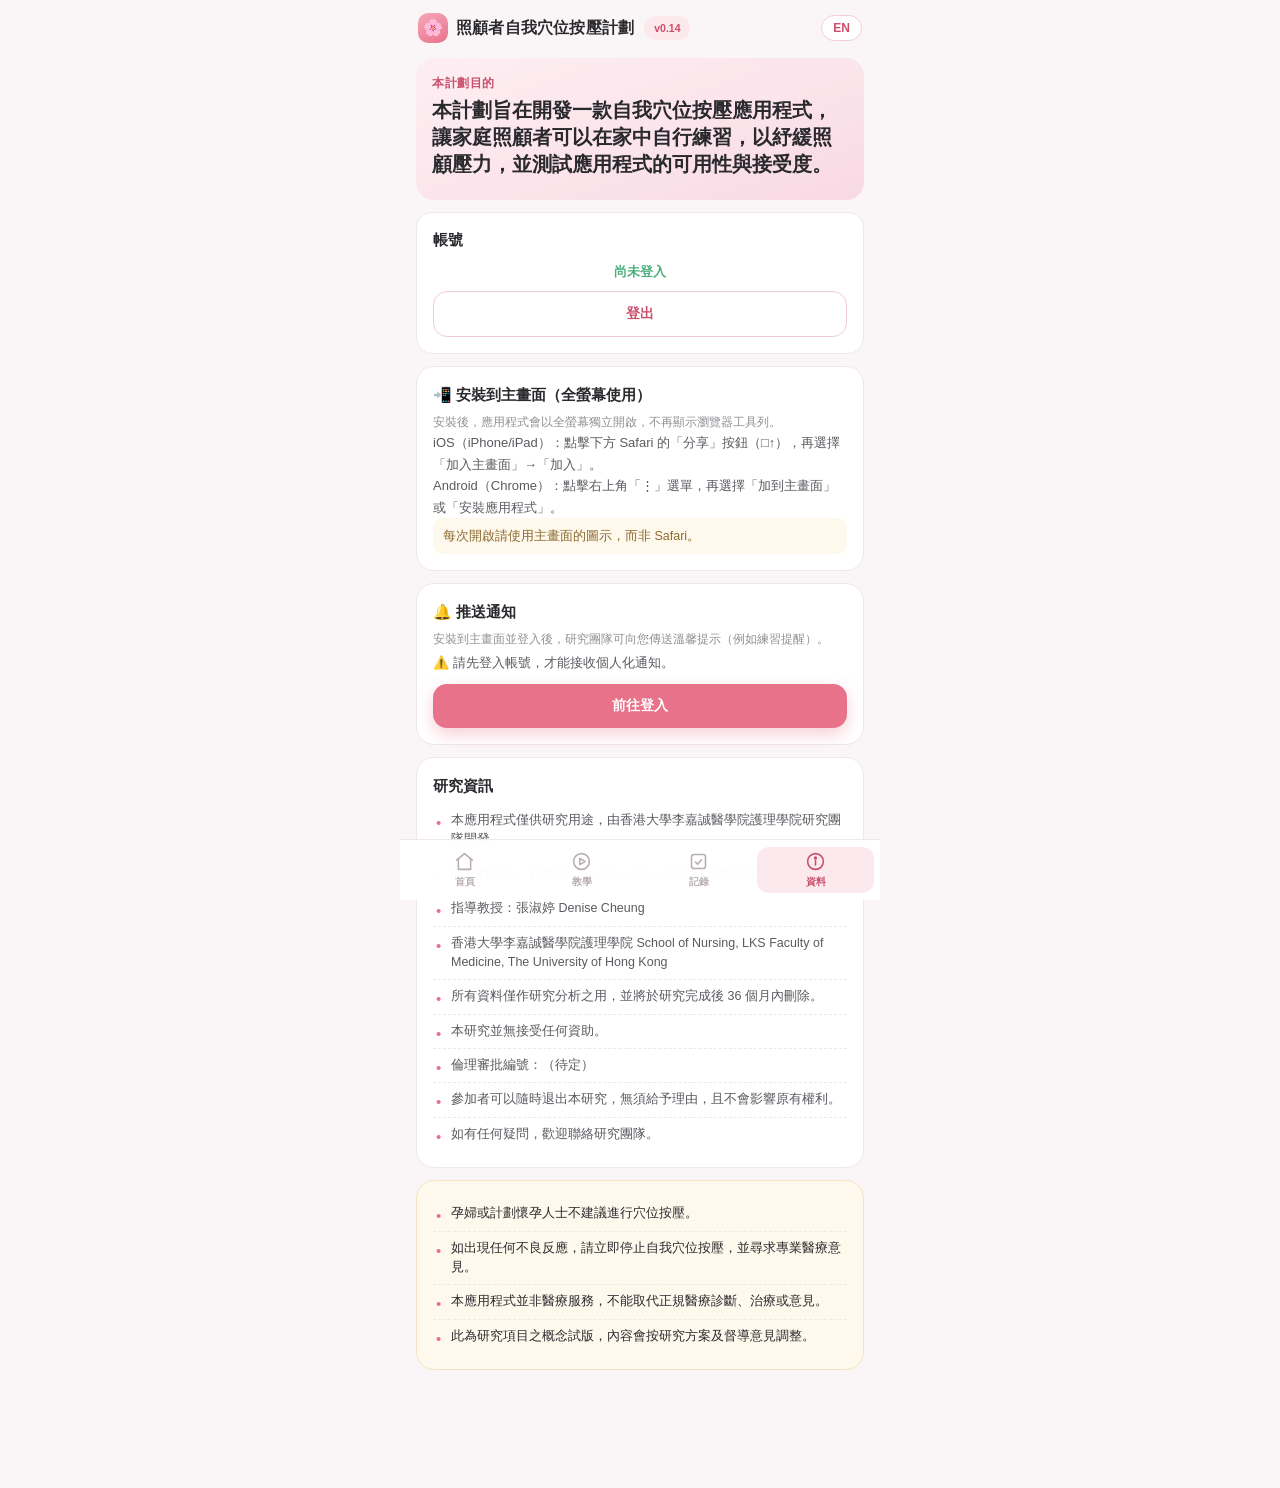
<file: research.html>
<!DOCTYPE html>
<html lang="zh-Hant">
<head>
<meta charset="UTF-8">
<meta name="viewport" content="width=device-width, initial-scale=1, viewport-fit=cover">
<title>資料・照顧者自我穴位按壓計劃</title>
<link rel="manifest" href="manifest.json?v=15">
<meta name="mobile-web-app-capable" content="yes">
<meta name="apple-mobile-web-app-capable" content="yes">
<meta name="apple-mobile-web-app-status-bar-style" content="default">
<meta name="apple-mobile-web-app-title" content="按壓減壓">
<meta name="theme-color" content="#E8728A">
<link rel="apple-touch-icon" href="icons/apple-touch-icon.png">
<link rel="icon" type="image/png" href="icons/icon-192.png">
<link rel="stylesheet" href="style.css?v=15">
</head>
<body data-page="research">
<div class="app">

  <header class="topbar">
    <div class="brand"><span class="logo">🌸</span><span data-i18n="appTitle">照顧者自我穴位按壓計劃</span></div>
    <span class="pill" data-i18n="version">v0.14</span>
  </header>

  <main class="page">

    <div class="hero">
      <div class="kicker" data-i18n="aim">本計劃目的</div>
      <h1 data-i18n="aimText">本計劃旨在開發一款自我穴位按壓應用程式，讓家庭照顧者可以在家中自行練習，以紓緩照顧壓力，並測試應用程式的可用性與接受度。</h1>
    </div>

    <!-- account -->
    <div class="login-card">
      <h3 data-i18n="accountTitle">帳號</h3>
      <div class="login-state" id="acctState"></div>
      <button class="btn btn-ghost" id="logoutBtn" style="width:100%;"><span data-i18n="logoutBtn">登出</span></button>
    </div>

    <!-- install to home screen (PWA) -->
    <div class="card">
      <h3><span data-i18n="installTitle">📲 安裝到主畫面（全螢幕使用）</span></h3>
      <p class="sub"><span data-i18n="installSub">安裝後，應用程式會以全螢幕獨立開啟，不再顯示瀏覽器工具列。</span></p>
      <div id="installBody">
        <p style="font-size:13px;line-height:1.65;"><span data-i18n="installIos">iOS（iPhone/iPad）：點擊 Safari 的「分享」按鈕（□↑），再選擇「加入主畫面」→「加入」。</span></p>
        <p style="font-size:13px;line-height:1.65;"><span data-i18n="installAndroid">Android（Chrome）：點擊右上角「⋮」選單，再選擇「加到主畫面」或「安裝應用程式」。</span></p>
        <p style="font-size:12.5px;color:#8A6A2F;background:#FFF8EC;border-radius:10px;padding:8px 10px;" data-i18n="installOpen">每次開啟請使用主畫面的圖示，而非 Safari。</p>
      </div>
    </div>

    <!-- push notifications -->
    <div class="card">
      <h3><span data-i18n="pushTitle">🔔 推送通知</span></h3>
      <p class="sub"><span data-i18n="pushSub">安裝到主畫面並登入後，研究團隊可向您傳送溫馨提示（例如練習提醒）。</span></p>
      <div id="pushState" style="font-size:13px;color:#5A5A60;margin:4px 0 10px;"></div>
      <button class="btn btn-primary" id="pushBtn" style="width:100%;display:none;"><span data-i18n="pushAllow">允許通知</span></button>
    </div>

    <!-- research info -->
    <div class="card">
      <h3 data-i18n="researchInfo">研究資訊</h3>
      <ul class="plist">
        <li><span data-i18n="devBy">本應用程式僅供研究用途，由香港大學李嘉誠醫學院護理學院研究團隊開發。</span></li>
        <li><span data-i18n="piLine">研究負責人：林進彥 Lam Chun Yin（u3618332@connect.hku.hk）</span></li>
        <li><span data-i18n="supLine">指導教授：張淑婷 Denise Cheung</span></li>
        <li><span data-i18n="affLine">香港大學李嘉誠醫學院護理學院 School of Nursing, LKS Faculty of Medicine, The University of Hong Kong</span></li>
        <li><span data-i18n="dataUse">所有資料僅作研究分析之用，並將於研究完成後 36 個月內刪除。</span></li>
        <li><span data-i18n="funding">本研究並無接受任何資助。</span></li>
        <li><span data-i18n="ethics">倫理審批編號：（待定）</span></li>
        <li><span data-i18n="withdraw">參加者可以隨時退出本研究，無須給予理由，且不會影響原有權利。</span></li>
        <li><span data-i18n="contactInfo">如有任何疑問，歡迎聯絡研究團隊。</span></li>
      </ul>
    </div>

    <!-- declaration -->
    <div class="card notice">
      <ul class="plist strong">
        <li data-i18n="declPreg">孕婦或計劃懷孕人士不建議進行穴位按壓。</li>
        <li data-i18n="declAdverse">如出現任何不良反應，請立即停止自我穴位按壓，並尋求專業醫療意見。</li>
        <li data-i18n="declService">本應用程式並非醫療服務，不能取代正規醫療診斷、治療或意見。</li>
        <li data-i18n="disclaimer">此為研究項目之概念試版，內容會按研究方案及督導意見調整。</li>
      </ul>
    </div>

  </main>

  <nav class="tabbar">
    <a class="tab" data-tab="home" href="index.html?v=15"><svg viewBox="0 0 24 24"><path d="M3 10.5 12 3l9 7.5"/><path d="M5 9.5V21h14V9.5"/></svg><span data-i18n="tabHome">首頁</span></a>
    <a class="tab" data-tab="tutorial" href="tutorial.html?v=15"><svg viewBox="0 0 24 24"><circle cx="12" cy="12" r="9"/><path d="M10 8.5v7l6-3.5z"/></svg><span data-i18n="tabTutorial">教學</span></a>
    <a class="tab" data-tab="checkin" href="checkin.html?v=15"><svg viewBox="0 0 24 24"><rect x="4" y="4" width="16" height="16" rx="3"/><path d="M8.5 12.5l2.5 2.5 4.5-5"/></svg><span data-i18n="tabCheckin">記錄</span></a>
    <a class="tab" data-tab="research" href="research.html?v=15"><svg viewBox="0 0 24 24"><circle cx="12" cy="12" r="9"/><path d="M12 11v5"/><circle cx="12" cy="8" r="1"/></svg><span data-i18n="tabResearch">資料</span></a>
  </nav>

</div>
<script src="config.js?v=15"></script>
<script src="app.js?v=15"></script>
<script src="install-prompt.js?v=15"></script>
<script>
function renderAccount() {
  var s = APP.session();
  var el = document.getElementById('acctState');
  if (s.guest) {
    el.textContent = '👤 ' + APP.t('guestLabel') + '（' + APP.t('guestNoSync') + '）';
  } else if (s.token) {
    el.textContent = '👤 ' + s.name;
  } else {
    el.textContent = APP.t('notLoggedIn');
  }
}

function renderResearchFromContent() {
  // rebuild plists from published content (admin-editable), keep i18n as default
  var c = (typeof APP !== 'undefined' && window.__contentCache) ? window.__contentCache : null;
  if (!c) return;
  var l = APP.lang === 'en' ? 'en' : 'zh';
  var res = (c.research && c.research[l]);
  if (res && res.length) {
    document.querySelector('.card ul.plist').innerHTML = res.map(function (x) {
      return '<li>' + x.replace(/&/g, '&amp;').replace(/</g, '&lt;') + '</li>';
    }).join('');
  }
  var not = (c.notice && c.notice[l]);
  if (not && not.length) {
    document.querySelector('.card.notice ul.plist').innerHTML = not.map(function (x) {
      return '<li>' + x.replace(/&/g, '&amp;').replace(/</g, '&lt;') + '</li>';
    }).join('');
  }
}

document.addEventListener('DOMContentLoaded', function () {
  renderAccount();
  APP.fetchContent().then(function (c) {
    window.__contentCache = c;
    renderResearchFromContent();
  });
  document.getElementById('logoutBtn').addEventListener('click', function () {
    APP.logout();
    renderAccount();
    window.location.href = 'index.html?v=15';   // back to the login gate
  });
  window.pageI18n = function () { renderAccount(); renderResearchFromContent(); updateInstallPush(); };

  function updateInstallPush() {
    var standalone = APP._push.standalone();
    var st = APP.pushStatus();
    var installEl = document.getElementById('installBody');
    if (standalone) {
      installEl.innerHTML = '<p style="font-size:13.5px;font-weight:800;color:#2E7D32;">' + APP.t('installDone') + '</p>';
    }
    var stateEl = document.getElementById('pushState');
    var btn = document.getElementById('pushBtn');
    var map = {
      unsupported: ['❌ ' + APP.t('pushUnsupported'), false],
      'no-login': ['⚠️ ' + APP.t('pushNeedLogin'), false],
      uninstalled: ['⚠️ ' + APP.t('pushNeedInstall'), false],
      denied: ['❌ ' + APP.t('pushDenied'), false],
      granted: ['✅ ' + APP.t('pushGranted'), false],
      idle: [APP.t('pushState') + '…', true]
    };
    var m = map[st] || map.idle;
    stateEl.textContent = m[0];
    if (st === 'no-login') {
      // actionable: jump to the home login gate
      btn.textContent = APP.lang === 'en' ? 'Log in to enable' : '前往登入';
      btn.style.display = 'block';
      btn.onclick = function () { window.location.href = 'index.html?v=15'; };
    } else {
      btn.onclick = defaultPushClick;
      btn.style.display = m[1] ? 'block' : 'none';
    }
  }

  function defaultPushClick() {
    var b = document.getElementById('pushBtn');
    b.disabled = true; b.textContent = APP.t('pushRegistering');
    APP._push.enable().then(function () {
      b.disabled = false;
      document.getElementById('pushState').textContent = '✅ ' + APP.t('pushSaved');
      b.style.display = 'none';
    }).catch(function (e) {
      b.disabled = false;
      b.textContent = APP.t('pushAllow');
      var st = (e && e.message) || '';
      document.getElementById('pushState').textContent =
        (st === 'denied' ? '❌ ' + APP.t('pushDenied')
         : st === 'uninstalled' ? '⚠️ ' + APP.t('pushNeedInstall')
         : st === 'no-login' ? '⚠️ ' + APP.t('pushNeedLogin')
         : '❌ ' + APP.t('pushErr'));
    });
  }

  document.getElementById('pushBtn').addEventListener('click', function () { defaultPushClick(); });

  updateInstallPush();
});

</script>
</body>
</html>
</file>
<file: style.css>
* { margin:0; padding:0; box-sizing:border-box; -webkit-tap-highlight-color:transparent; }
:root{
  --accent:#E8728A; --accent-soft:#FCE9ED; --accent-deep:#C94F6B;
  --bg:#FAF6F7; --card:#FFFFFF; --ink:#2A2A2E; --muted:#909096;
  --line:#EFE7EA; --ok:#4CAF7D; --warn:#E8A33D;
}
html{ scroll-behavior:smooth; }
body{
  font-family:-apple-system,BlinkMacSystemFont,"PingFang TC","PingFang HK","Microsoft JhengHei","Segoe UI",sans-serif;
  background:var(--bg); color:var(--ink); line-height:1.6;
  padding-bottom:86px;
}
.app{ max-width:480px; margin:0 auto; min-height:100vh; }

/* ---------- Top bar ---------- */
.topbar{
  position:sticky; top:0; z-index:30;
  display:flex; align-items:center; gap:10px;
  padding:13px 18px 9px; background:rgba(250,246,247,.96);
  backdrop-filter:blur(8px);
}
.brand{ font-size:15.5px; font-weight:800; letter-spacing:.2px; display:flex; align-items:center; gap:8px; min-width:0; }
.brand .logo{ width:30px; height:30px; border-radius:10px; background:linear-gradient(150deg,#F6A8BB,#E8728A); display:flex; align-items:center; justify-content:center; font-size:16px; flex-shrink:0; }
.pill{ font-size:10.5px; background:var(--accent-soft); color:var(--accent-deep); padding:4px 10px; border-radius:999px; font-weight:800; white-space:nowrap; }
.lang-btn{
  margin-left:auto; border:1.5px solid #F3CDD6; background:#fff; color:var(--accent-deep);
  font-weight:800; font-size:12px; padding:5px 11px; border-radius:999px; cursor:pointer;
}

.page{ padding:6px 16px 20px; }
h2.sect{ font-size:14.5px; font-weight:800; margin:18px 0 9px; display:flex; align-items:center; gap:6px; }
h2.sect .bar{ width:4px; height:14px; border-radius:2px; background:var(--accent); }

/* ---------- Cards ---------- */
.card{ background:var(--card); border:1px solid var(--line); border-radius:18px; padding:16px; margin-bottom:12px; }
.card h3{ font-size:15px; font-weight:800; margin-bottom:6px; }
.card p{ font-size:13.5px; color:#5A5A60; }
.card .sub{ font-size:12px; color:var(--muted); }

/* ---------- Hero ---------- */
.hero{ border:none; background:linear-gradient(160deg,#FDEEF2,#FBE3EA 60%,#F8D9E3); padding:16px 16px; border-radius:18px; margin-bottom:12px; }
.hero .kicker{ font-size:12px; color:var(--accent-deep); font-weight:800; letter-spacing:.5px; }
.hero h1{ font-size:20px; line-height:1.35; margin:4px 0 6px; font-weight:800; }
.hero p{ font-size:13.5px; color:#7A5A63; }

/* ---------- Login gate (full screen) ---------- */
.login-gate{ position:fixed; inset:0; z-index:80; background:linear-gradient(165deg,#FDEEF2,#F8D9E3); display:none; align-items:center; justify-content:center; padding:26px; }
.login-gate[style*="flex"]{ display:flex; }
.lg-box{ width:100%; max-width:340px; background:#fff; border-radius:24px; padding:28px 22px; box-shadow:0 14px 40px rgba(201,79,107,.25); text-align:center; }
.lg-logo{ font-size:46px; }
.lg-title{ font-size:18px; font-weight:800; margin:8px 0 4px; color:var(--ink); }
.lg-sub{ font-size:12px; color:var(--muted); margin-bottom:14px; line-height:1.5; }
.lg-divider{ display:flex; align-items:center; gap:10px; margin:14px 0 10px; }
.lg-divider span{ flex:1; height:1px; background:var(--line); }
.lg-divider b{ font-size:11px; color:var(--muted); }

/* home hero (direct start button) */
.home-hero{ padding:14px 16px; }

/* program dates row */
.wp-dates{ display:flex; gap:8px; margin-top:8px; }
.wp-date{ flex:1; text-align:center; background:#FBF2F4; border-radius:8px; padding:4px 2px; font-size:10.5px; font-weight:700; color:#A97A85; }
.wp-seg.cur i{ background:linear-gradient(90deg,#F6A8BB,#E8728A); }

/* ---------- Buttons ---------- */
.cta-row{ display:flex; gap:10px; margin-top:14px; }
.btn{ flex:1; text-align:center; padding:13px 10px; border-radius:14px; font-weight:800; font-size:14px; text-decoration:none; display:block; border:none; cursor:pointer; }
.btn-primary{ background:var(--accent); color:#fff; box-shadow:0 6px 16px rgba(232,114,138,.35); }
.btn-ghost{ background:#fff; color:var(--accent-deep); border:1px solid #F3CDD6; }
.btn-lg{ padding:17px 10px; font-size:16px; border-radius:16px; }
.cta-split .btn-left{ flex:1; }
.cta-split .btn-right{ flex:1.45; order:2; }

/* ---------- Home calendar (no scroll: compact) ---------- */
.cal-wrap{ background:var(--card); border:1px solid var(--line); border-radius:18px; padding:10px 10px 12px; margin-bottom:10px; }
.cal-head{ display:flex; align-items:center; justify-content:space-between; padding:0 4px 6px; }
.cal-title{ font-size:15px; font-weight:800; }
.cal-nav{ border:none; background:var(--accent-soft); color:var(--accent-deep); width:28px; height:28px; border-radius:50%; font-weight:800; font-size:14px; cursor:pointer; }
.cal-grid{ display:grid; grid-template-columns:repeat(7,1fr); gap:3px; }
.cal-dow{ text-align:center; font-size:9.5px; font-weight:700; color:var(--muted); padding:2px 0; }
.cal-day{
  position:relative; aspect-ratio:1; border-radius:50%;
  display:flex; flex-direction:column; align-items:center; justify-content:center;
  font-size:11px; font-weight:700; color:#5A5A60; cursor:pointer; user-select:none;
  background:transparent; border:2px solid transparent;
}
.cal-day .mood-emoji{ font-size:13px; line-height:1; }
.cal-day.today.full .mood-emoji{ font-size:21px; }
.cal-day.today.full{ background:var(--accent-soft); border-color:var(--accent); }
.cal-day .day-num{ font-size:8.5px; color:var(--muted); margin-top:1px; }
.cal-day.done{ background:var(--accent-soft); }
.cal-day.today{ border-color:var(--accent); background:#fff; box-shadow:0 0 0 2.5px rgba(232,114,138,.18); }
.cal-day.today .day-num{ color:var(--accent-deep); font-weight:800; }
.cal-day.empty{ cursor:default; }
.cal-hint{ text-align:center; font-size:10px; color:var(--muted); margin-top:6px; }

/* Week progress */
.week-progress{ background:var(--card); border:1px solid var(--line); border-radius:16px; padding:13px 14px; margin-bottom:10px; }
.wp-head{ display:flex; justify-content:space-between; align-items:center; margin-bottom:8px; }
.wp-head b{ font-size:13.5px; }
.wp-head span{ font-size:11px; color:var(--muted); font-weight:700; }
.wp-bar{ display:flex; gap:4px; }
.wp-seg{ flex:1; height:16px; border-radius:7px; background:#F3E1E6; position:relative; overflow:hidden; }
.wp-seg i{ position:absolute; inset:0; background:linear-gradient(90deg,#F6A8BB,#E8728A); border-radius:7px; width:0%; transition:width .5s; }
.wp-seg .w{ position:absolute; inset:0; display:flex; align-items:center; justify-content:center; font-size:9px; font-weight:800; color:#fff; }
.wp-seg.filled i{ width:100%; }
.wp-stats{ display:flex; gap:8px; margin-top:10px; }
.wp-stat{ flex:1; text-align:center; background:var(--accent-soft); border-radius:10px; padding:6px 4px; }
.wp-stat .v{ font-size:15px; font-weight:800; color:var(--accent-deep); line-height:1.2; }
.wp-stat .l{ font-size:9.5px; color:#A97A85; font-weight:700; margin-top:1px; }

/* Day detail modal */
.modal-mask{ position:fixed; inset:0; background:rgba(42,42,46,.45); z-index:60; display:none; align-items:flex-end; justify-content:center; }
.modal-mask.on{ display:flex; }
.modal{
  width:100%; max-width:480px; background:#fff; border-radius:22px 22px 0 0; padding:18px 18px 26px;
  animation:slideUp .25s ease; max-height:75vh; overflow-y:auto;
}
@keyframes slideUp { from{ transform:translateY(30px); opacity:0; } to{ transform:none; opacity:1; } }
.modal .m-close{ float:right; border:none; background:var(--accent-soft); color:var(--accent-deep); width:30px; height:30px; border-radius:50%; font-weight:800; cursor:pointer; }
.modal h3{ font-size:16px; margin-bottom:12px; }
.m-row{ display:flex; justify-content:space-between; align-items:center; padding:9px 0; border-bottom:1px dashed var(--line); font-size:13px; }
.m-row:last-child{ border-bottom:none; }
.m-row .k{ color:var(--muted); font-weight:700; }
.m-row .v{ font-weight:800; }
.m-note{ font-size:12px; color:#5A5A60; background:var(--accent-soft); border-radius:10px; padding:8px 10px; margin-top:8px; }

/* ---------- Tutorial ---------- */
.stats{ display:flex; gap:8px; margin-bottom:12px; }
.stat-box{ flex:1; background:var(--card); border:1px solid var(--line); border-radius:14px; padding:8px 4px; text-align:center; }
.stat-box .v{ font-size:18px; font-weight:800; color:var(--accent-deep); line-height:1.15; }
.stat-box .l{ font-size:9.5px; color:var(--muted); font-weight:700; margin-top:2px; }

.kp-grid{ display:grid; grid-template-columns:1fr 1fr 1fr; gap:8px; }
.kp-card{ background:var(--card); border:1px solid var(--line); border-radius:14px; padding:10px 6px; text-align:center; }
.kp-card .ico{ width:38px; height:38px; border-radius:50%; background:var(--accent-soft); color:var(--accent-deep); font-size:17px; font-weight:800; display:flex; align-items:center; justify-content:center; margin:0 auto 6px; }
.kp-card b{ font-size:12.5px; display:block; }
.kp-card span{ font-size:10.5px; color:var(--muted); line-height:1.4; display:block; margin-top:2px; }

.tut-card{ background:var(--card); border:1px solid var(--line); border-radius:16px; margin-bottom:12px; overflow:hidden; }
.tut-head{ display:flex; align-items:center; gap:10px; padding:12px 14px 0; }
.tut-head .pno{ width:30px; height:30px; border-radius:50%; background:var(--accent); color:#fff; font-weight:800; display:flex; align-items:center; justify-content:center; flex-shrink:0; }
.tut-head h3{ font-size:14.5px; }
.tut-head .en{ font-size:10.5px; color:var(--muted); font-weight:600; }
.tut-body{ padding:10px 14px 12px; }
.tut-body p{ font-size:12.5px; margin-top:3px; }
.tut-body .lbl{ font-size:10.5px; font-weight:800; color:var(--accent-deep); letter-spacing:.4px; margin-top:7px; }
.tut-body .freq{ display:inline-block; margin-top:7px; background:var(--accent-soft); color:var(--accent-deep); border-radius:999px; padding:4px 11px; font-size:11.5px; font-weight:700; }
.point-img{ width:100%; border-radius:12px; background:#FBF2F4; display:flex; align-items:center; justify-content:center; min-height:90px; margin-top:8px; overflow:hidden; }
.point-img img{ max-width:100%; max-height:240px; object-fit:contain; display:block; margin:auto; }

/* ---------- Full-screen session ---------- */
.session-overlay{
  position:fixed; inset:0; z-index:50; background:linear-gradient(165deg,#FDEEF2,#F8D9E3 70%,#F3C6D4);
  display:none; flex-direction:column; align-items:center;
  padding:14px 16px calc(12px + env(safe-area-inset-bottom));
}
.session-overlay.on{ display:flex; }
.so-top{ width:100%; display:flex; align-items:center; justify-content:space-between; margin-bottom:8px; }
.so-step{ font-size:12px; font-weight:800; color:var(--accent-deep); letter-spacing:.5px; }
.so-leave{ border:1.5px solid #F3CDD6; background:#fff; color:var(--accent-deep); font-weight:800; font-size:12px; padding:7px 13px; border-radius:999px; cursor:pointer; }

/* large educational photo (dominant, full picture visible) */
.so-photo-lg{ width:100%; max-width:430px; flex:1 1 auto; min-height:110px; max-height:42vh; border-radius:22px; overflow:hidden; background:#fff; box-shadow:0 10px 30px rgba(201,79,107,.22); display:flex; align-items:center; justify-content:center; }
.so-photo-lg img, .so-photo-lg svg{ max-width:100%; max-height:100%; object-fit:contain; display:block; margin:auto; }

.so-info{ text-align:center; padding:8px 8px 4px; }
.so-name{ font-size:24px; font-weight:800; color:var(--ink); line-height:1.2; }
.so-en{ font-size:12px; color:var(--accent-deep); font-weight:700; margin-top:2px; }
.so-loc{ font-size:13.5px; color:#7A5A63; font-weight:600; margin-top:5px; line-height:1.35; }
.so-how{ font-size:13.5px; color:#5A5A60; font-weight:600; margin-top:2px; line-height:1.35; }

/* bottom: fixed position area (timer stays here the whole session) */
.so-bottom{ width:100%; max-width:430px; }
.so-progress{ height:6px; background:rgba(255,255,255,.7); border-radius:999px; overflow:hidden; margin-bottom:8px; }
.so-progress i{ display:block; height:100%; background:var(--accent); border-radius:999px; transition:width .4s; }
.so-row{ display:flex; align-items:center; justify-content:space-between; gap:12px; }
.watch-ring-sm{ position:relative; width:104px; height:104px; flex-shrink:0; }
.watch-ring-sm svg{ transform:rotate(-90deg); }
.ring-bg{ fill:none; stroke:rgba(255,255,255,.75); stroke-width:8; }
.ring-fg{ fill:none; stroke:var(--accent); stroke-width:8; stroke-linecap:round; transition:stroke-dashoffset .95s linear; }
.watch-ring-sm .ring-txt{ position:absolute; inset:0; display:flex; flex-direction:column; align-items:center; justify-content:center; }
.watch-ring-sm .ring-txt .t{ font-size:22px; font-weight:800; color:var(--accent-deep); font-variant-numeric:tabular-nums; line-height:1; }
.watch-ring-sm .ring-txt .s{ font-size:8.5px; color:#7A5A63; font-weight:700; margin-top:2px; }
.so-ctl{ display:flex; gap:8px; flex:1; }
.so-ctl .btn{ border:none; cursor:pointer; padding:13px 8px; font-size:12.5px; }
.so-ctl3{ gap:6px; }
.so-ctl3 .btn{ padding:12px 4px; font-size:12px; flex:1; }
.btn-ghost2{ background:rgba(255,255,255,.65); color:var(--accent-deep); }
.btn-pause{ background:#fff; color:var(--accent-deep); border:1.5px solid #F3CDD6 !important; }
.btn-skip{ background:rgba(255,255,255,.65); color:var(--accent-deep); }
.so-vol{ display:flex; align-items:center; gap:10px; margin-top:8px; }
.so-vol span{ font-size:15px; }
.so-vol input{ flex:1; accent-color:var(--accent); }
.so-vol .vl{ font-size:10.5px; color:var(--accent-deep); font-weight:800; width:34px; text-align:right; }

/* detailed prep (in-flow: occupies the middle area; top bar + bottom controls always visible) */
.prep-layer{ display:none; flex:1 1 auto; min-height:0; align-items:center; justify-content:center; padding:12px 0; background:linear-gradient(165deg,#FDEEF2,#F8D9E3); border-radius:22px; width:100%; max-width:430px; }
.prep-layer.show{ display:flex; }
.prep-box{ width:100%; max-width:360px; background:#fff; border-radius:22px; padding:18px 18px; box-shadow:0 12px 34px rgba(201,79,107,.22); text-align:center; }
.prep-title{ font-size:18px; font-weight:800; color:var(--accent-deep); margin-bottom:12px; }
.prep-item{ display:flex; gap:12px; align-items:flex-start; text-align:left; padding:8px 0; border-bottom:1px dashed var(--line); }
.prep-item:last-of-type{ border-bottom:none; }
.prep-item .pi-ico{ font-size:22px; flex-shrink:0; }
.prep-item b{ font-size:14px; display:block; }
.prep-item p{ font-size:12px; color:#5A5A60; margin-top:1px; }
.prep-count{ margin-top:12px; font-size:38px; font-weight:800; color:var(--accent); line-height:1.1; }
.prep-count small{ font-size:11px; color:var(--muted); font-weight:700; }

.praise-screen{ position:fixed; inset:0; z-index:55; background:linear-gradient(165deg,#FDEEF2,#F8D9E3); display:none; flex-direction:column; align-items:center; justify-content:center; text-align:center; padding:30px; }
.praise-screen.on{ display:flex; }
.praise-screen .emo{ font-size:60px; }
.praise-screen h3{ font-size:25px; font-weight:800; margin:12px 0 8px; }
.praise-screen p{ font-size:14px; color:#7A5A63; }
.praise-screen .sub-remind{ margin-top:14px; font-size:12.5px; color:var(--accent-deep); font-weight:800; }

/* ---------- Check-in ---------- */
.ci-block{ background:var(--card); border:1px solid var(--line); border-radius:16px; padding:14px; margin-bottom:12px; }
.ci-block h3{ font-size:14.5px; font-weight:800; margin-bottom:2px; }
.ci-block .sub{ font-size:11.5px; color:var(--muted); margin-bottom:10px; }
.ci-q{ margin-bottom:12px; }
.ci-q label{ font-size:12.5px; font-weight:700; display:block; margin-bottom:6px; line-height:1.5; }
.ci-opts{ display:flex; gap:4px; }
.ci-opt{ flex:1; text-align:center; padding:9px 2px; border:1.5px solid var(--line); border-radius:10px; font-size:10.5px; color:var(--muted); cursor:pointer; user-select:none; transition:all .15s; }
.ci-opt.sel{ background:var(--accent-soft); border-color:var(--accent); color:var(--accent-deep); font-weight:700; }
.ci-slider{ width:100%; accent-color:var(--accent); }
.ci-slider-row{ display:flex; justify-content:space-between; font-size:10.5px; color:var(--muted); }
.mood-row{ display:flex; gap:10px; justify-content:center; padding:4px 0; }
.mood-btn{ flex:1; max-width:100px; text-align:center; padding:12px 6px; border:1.5px solid var(--line); border-radius:14px; cursor:pointer; transition:all .15s; background:#fff; }
.mood-btn .e{ font-size:30px; display:block; }
.mood-btn .l{ font-size:10.5px; color:var(--muted); font-weight:700; margin-top:3px; }
.mood-btn.sel{ background:var(--accent-soft); border-color:var(--accent); }
.mood-btn.sel .l{ color:var(--accent-deep); }

/* acupoint grid: compact cards with mini location illustration */
.session-tick{ display:flex; gap:8px; margin-bottom:10px; }
.session-tick .st-btn{ flex:1; text-align:center; padding:9px 4px; border:1.5px solid var(--line); border-radius:10px; font-size:12px; font-weight:800; color:var(--muted); cursor:pointer; }
.session-tick .st-btn.on{ background:var(--accent-soft); border-color:var(--accent); color:var(--accent-deep); }
.point-grid{ display:grid; grid-template-columns:1fr 1fr 1fr; gap:8px; }
.point-card{
  position:relative; border:1.5px solid var(--line); border-radius:12px; overflow:hidden;
  background:#FBF2F4; cursor:pointer; user-select:none; transition:all .15s;
}
.point-card .pc-img{ width:100%; aspect-ratio:1.15; background:#FBF2F4; display:flex; align-items:center; justify-content:center; overflow:hidden; }
.point-card .pc-img img, .point-card .pc-img svg{ width:100%; height:100%; object-fit:cover; display:block; }
.point-card .pc-name{ text-align:center; font-size:11px; font-weight:800; padding:4px 2px 6px; background:#fff; }
.point-card .pc-name small{ display:block; font-size:8.5px; color:var(--muted); font-weight:600; }
.point-card .pc-tick{ position:absolute; top:5px; right:5px; width:20px; height:20px; border-radius:50%; background:#fff; border:1.5px solid var(--line); font-size:11px; font-weight:800; color:#fff; display:flex; align-items:center; justify-content:center; }
.point-card.on{ border-color:var(--accent); }
.point-card.on .pc-tick{ background:var(--accent); border-color:var(--accent); }

textarea.ci-text{ width:100%; border:1.5px solid var(--line); border-radius:12px; padding:10px; font-size:12.5px; font-family:inherit; resize:vertical; min-height:52px; color:var(--ink); }
textarea.ci-text:focus{ outline:none; border-color:var(--accent); }

.ci-block.locked{ position:relative; }
.ci-block.locked::after{ content:''; position:absolute; inset:0; background:rgba(255,255,255,.85); border-radius:16px; z-index:2; }
.ci-block.locked .lock-msg{ position:absolute; inset:0; z-index:3; display:flex; flex-direction:column; align-items:center; justify-content:center; font-size:14px; font-weight:800; color:var(--accent-deep); text-align:center; padding:20px; gap:10px; }
.lock-reset{ display:block; width:100%; max-width:260px; background:#fff; border:1.5px solid #F3CDD6; color:var(--accent-deep); border-radius:999px; padding:9px 12px; font-size:11.5px; font-weight:800; cursor:pointer; }
.lock-reset[data-arm="1"]{ background:var(--accent); color:#fff; border-color:var(--accent); }

/* ---------- Login / info ---------- */
.login-card{ background:var(--card); border:1px solid var(--line); border-radius:16px; padding:16px; margin-bottom:12px; }
.login-card h3{ font-size:14.5px; font-weight:800; margin-bottom:10px; }
.in-field{ width:100%; border:1.5px solid var(--line); border-radius:12px; padding:11px 12px; font-size:13px; margin-bottom:10px; font-family:inherit; }
.in-field:focus{ outline:none; border-color:var(--accent); }
.login-state{ text-align:center; font-size:13px; font-weight:800; color:var(--ok); margin:8px 0; }
.login-err{ text-align:center; font-size:12px; color:#C0392B; margin:6px 0; display:none; }

/* ---------- Notice ---------- */
.notice{ background:#FFF8EC; border:1px solid #F5E3C0; color:#8A6A2F; }
.notice p{ color:#8A6A2F; }

/* ---------- Steps (generic) ---------- */
.step{ display:flex; gap:12px; align-items:flex-start; padding:6px 0; }
.step + .step{ border-top:1px dashed var(--line); margin-top:8px; padding-top:12px; }
.step .num{ width:30px; height:30px; border-radius:50%; background:var(--accent-soft); color:var(--accent-deep); font-weight:800; display:flex; align-items:center; justify-content:center; font-size:13px; flex-shrink:0; }
.step b{ display:block; font-size:13.5px; }
.step span{ font-size:12px; color:var(--muted); }

/* point-form list (research info / notice) */
.plist{ list-style:none; padding:0; }
.plist li{ position:relative; padding:7px 0 7px 18px; font-size:12.5px; color:#5A5A60; line-height:1.55; border-bottom:1px dashed var(--line); }
.plist li:last-child{ border-bottom:none; }
.plist li::before{ content:'•'; position:absolute; left:3px; top:7px; color:var(--accent); font-size:15px; }
.plist li b{ color:var(--ink); }
.plist.strong li{ color:var(--ink); }

/* ---------- Bottom tab bar: single-color symbols ---------- */
.tabbar{
  position:fixed; bottom:0; left:50%; transform:translateX(-50%);
  width:100%; max-width:480px; z-index:40;
  display:flex; background:rgba(255,255,255,.98); border-top:1px solid var(--line);
  padding:7px 6px calc(7px + env(safe-area-inset-bottom));
}
.tab{ flex:1; text-align:center; text-decoration:none; color:#B9AEB2; font-size:9.5px; padding:4px 0; border-radius:12px; transition:all .15s; font-weight:700; }
.tab svg{ width:21px; height:21px; display:block; margin:0 auto 2px; fill:none; stroke:currentColor; stroke-width:1.8; stroke-linecap:round; stroke-linejoin:round; }
.tab.on{ color:var(--accent-deep); background:var(--accent-soft); }

/* video box */
.video-box{ width:100%; aspect-ratio:16/9; border-radius:14px; background:#2A2A2E; display:flex; flex-direction:column; align-items:center; justify-content:center; color:#fff; margin-top:10px; }
.video-box .e{ font-size:38px; }
.video-box p{ font-size:12px; color:#ccc; margin-top:7px; }
</file>
